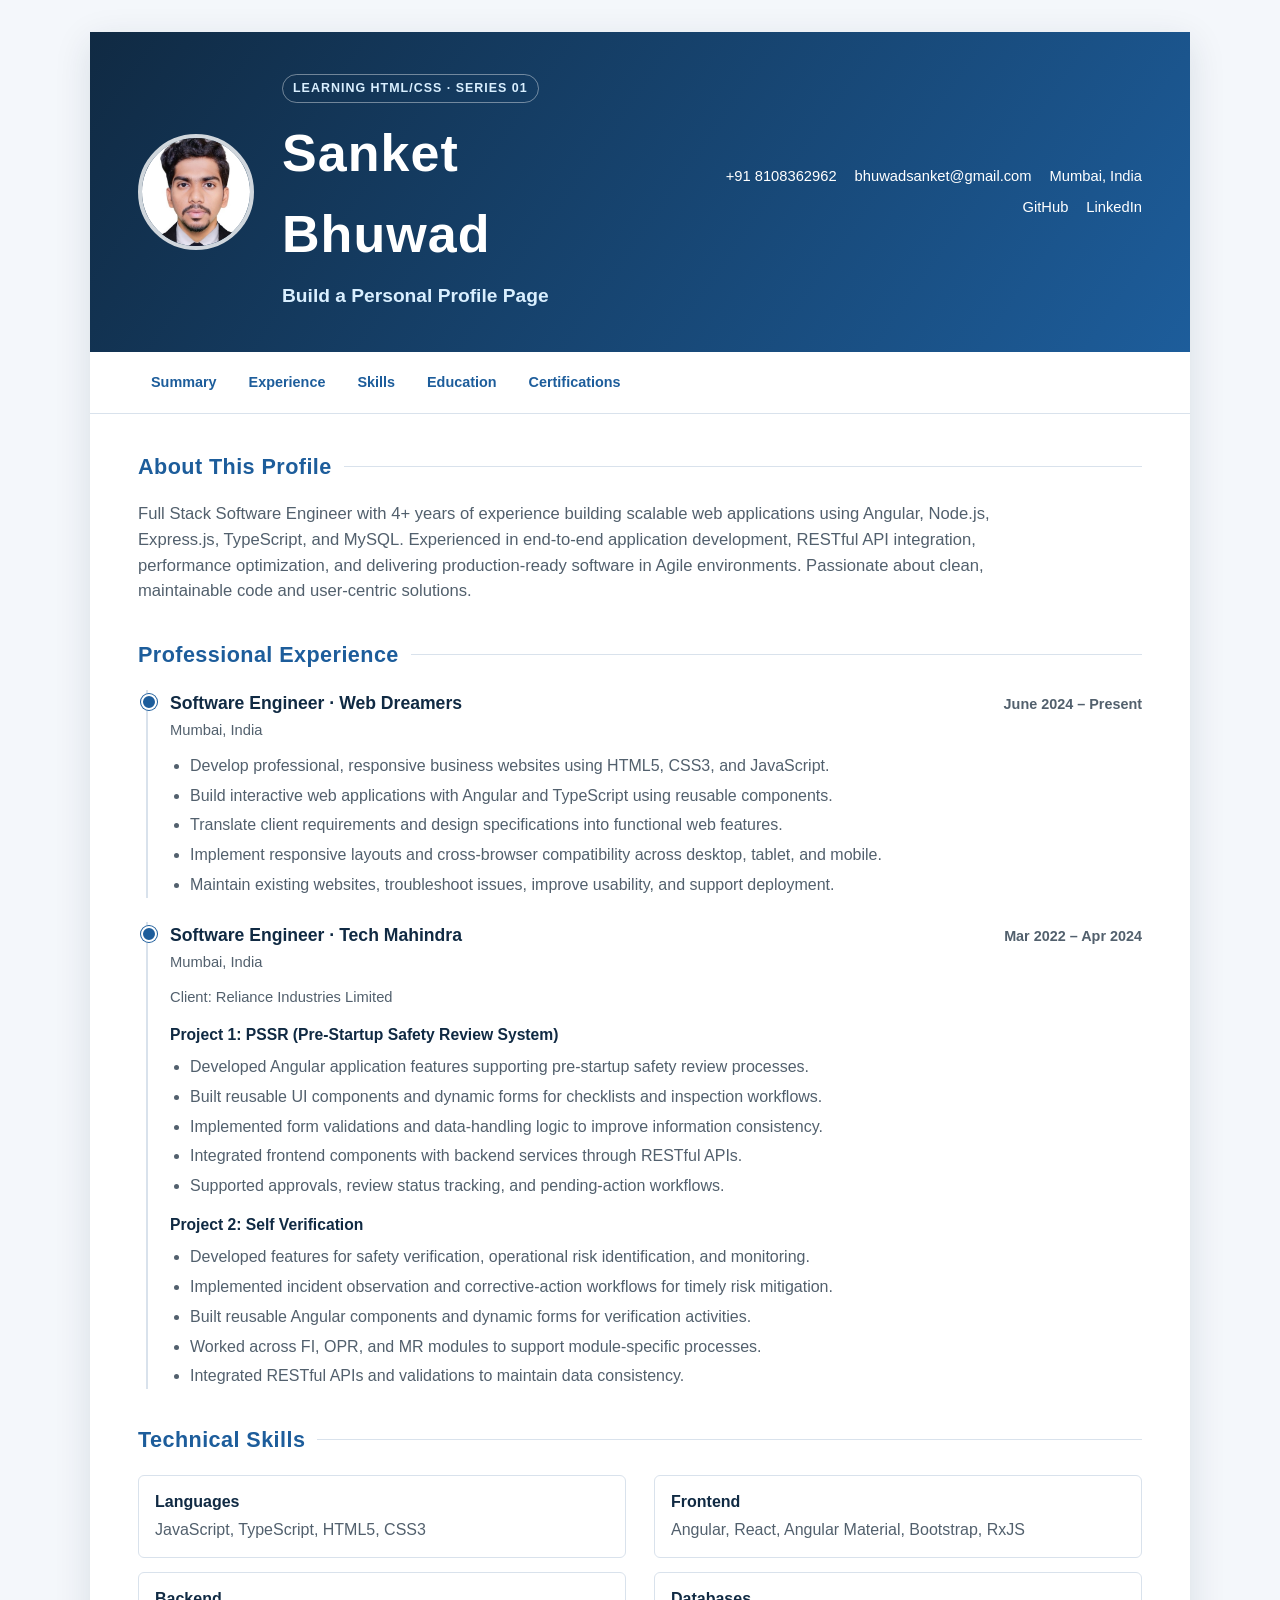
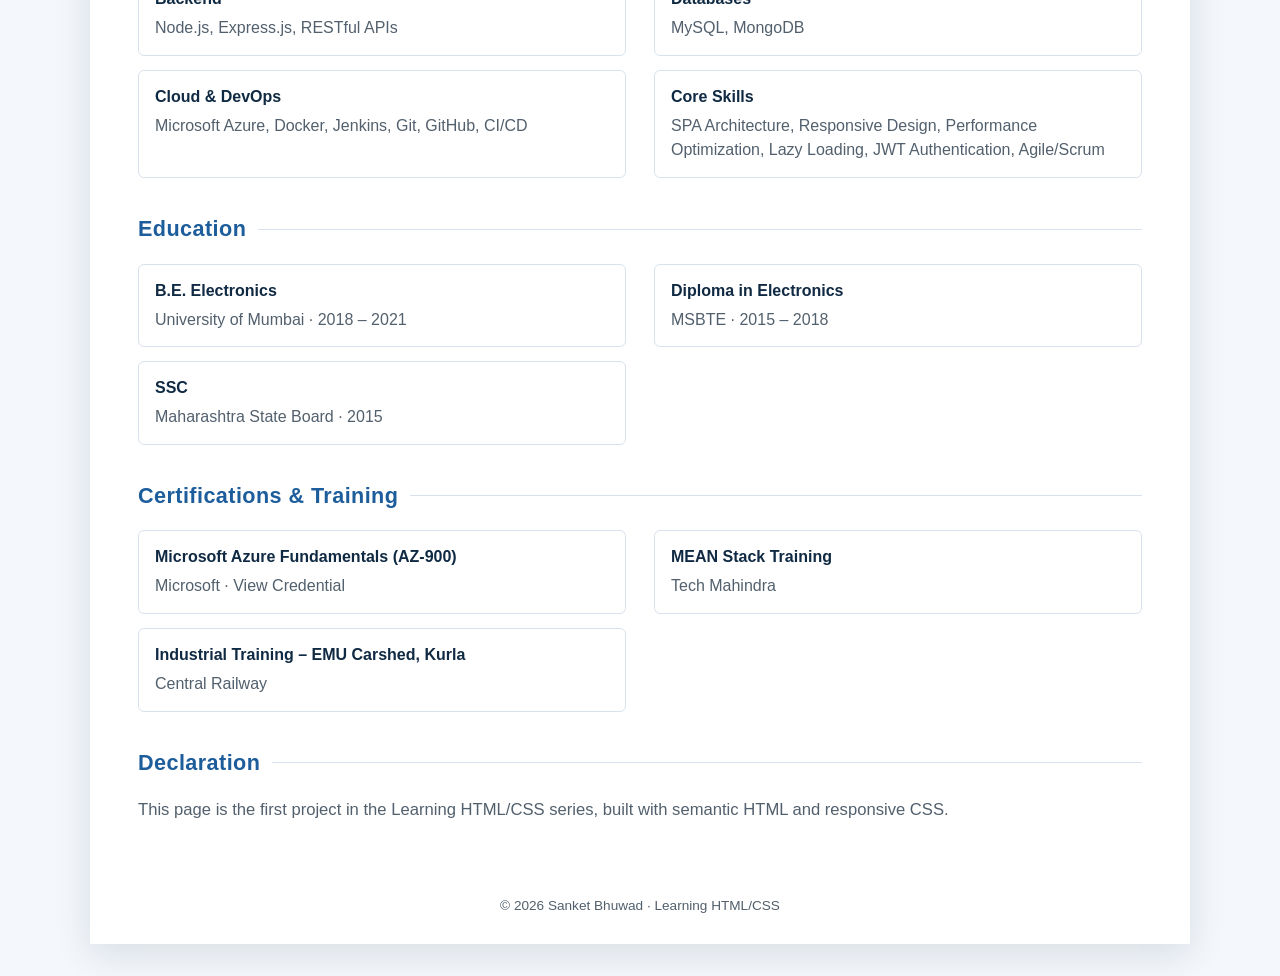
<file: 01-foundations/day-01-profile-page/index.html>
<!doctype html>
<html lang="en">
  <head>
    <meta charset="UTF-8" />
    <meta name="viewport" content="width=device-width, initial-scale=1.0" />
    <meta
      name="description"
      content="Learning HTML/CSS: build a personal profile page with semantic HTML and responsive CSS."
    />
    <title>Build a Personal Profile Page | Learning HTML/CSS</title>
    <style>
      :root {
        --navy: #102a43;
        --blue: #1d5d9b;
        --muted: #52606d;
        --line: #d9e2ec;
        --soft-blue: #eef6ff;
        --page: #f4f7fb;
        --white: #ffffff;
      }

      * {
        box-sizing: border-box;
      }

      html {
        scroll-behavior: smooth;
      }

      body {
        margin: 0;
        background: var(--page);
        color: var(--navy);
        font-family: Arial, Helvetica, sans-serif;
        line-height: 1.55;
      }

      a {
        color: var(--blue);
        text-decoration: none;
      }

      a:hover,
      a:focus-visible {
        text-decoration: underline;
      }

      .resume {
        width: min(1100px, calc(100% - 32px));
        margin: 32px auto;
        background: var(--white);
        box-shadow: 0 10px 35px rgba(16, 42, 67, 0.12);
      }

      .hero {
        display: flex;
        align-items: center;
        justify-content: space-between;
        gap: 28px;
        padding: 42px 48px;
        color: var(--white);
        background: linear-gradient(125deg, #102a43, #1d5d9b);
      }

      .lesson-label {
        display: inline-block;
        margin-bottom: 10px;
        padding: 4px 10px;
        border: 1px solid rgba(255, 255, 255, 0.4);
        border-radius: 999px;
        color: #d9efff;
        font-size: 0.78rem;
        font-weight: 700;
        letter-spacing: 0.08em;
        text-transform: uppercase;
      }

      .profile-photo {
        width: 116px;
        height: 116px;
        flex: 0 0 auto;
        border: 4px solid rgba(255, 255, 255, 0.8);
        border-radius: 50%;
        object-fit: cover;
      }

      .hero h1 {
        margin: 0 0 6px;
        font-size: clamp(2rem, 5vw, 3.25rem);
        letter-spacing: 0.02em;
      }

      .hero .role {
        margin: 0;
        color: #d9efff;
        font-size: 1.2rem;
        font-weight: 600;
      }

      .contact {
        display: flex;
        flex-wrap: wrap;
        justify-content: flex-end;
        gap: 8px 18px;
        max-width: 470px;
        font-size: 0.92rem;
      }

      .contact a {
        color: var(--white);
      }

      .contact span {
        white-space: nowrap;
      }

      nav {
        display: flex;
        flex-wrap: wrap;
        gap: 6px;
        padding: 12px 48px;
        border-bottom: 1px solid var(--line);
        background: var(--white);
      }

      nav a {
        padding: 7px 13px;
        border-radius: 4px;
        font-size: 0.9rem;
        font-weight: 700;
      }

      nav a:hover,
      nav a:focus-visible {
        background: var(--soft-blue);
        text-decoration: none;
      }

      main {
        padding: 36px 48px 20px;
      }

      section {
        margin-bottom: 34px;
        scroll-margin-top: 20px;
      }

      h2 {
        display: flex;
        align-items: center;
        gap: 12px;
        margin: 0 0 18px;
        color: var(--blue);
        font-size: 1.35rem;
        letter-spacing: 0.02em;
      }

      h2::after {
        height: 1px;
        flex: 1;
        background: var(--line);
        content: "";
      }

      p {
        margin: 0 0 12px;
      }

      .summary {
        max-width: 900px;
        color: var(--muted);
        font-size: 1.04rem;
      }

      .job {
        position: relative;
        margin: 0 0 24px 8px;
        padding: 0 0 0 22px;
        border-left: 2px solid var(--line);
      }

      .job::before {
        position: absolute;
        top: 4px;
        left: -7px;
        width: 12px;
        height: 12px;
        border: 2px solid var(--white);
        border-radius: 50%;
        background: var(--blue);
        box-shadow: 0 0 0 1px var(--blue);
        content: "";
      }

      .job:last-child {
        margin-bottom: 0;
      }

      .job-header {
        display: flex;
        align-items: baseline;
        justify-content: space-between;
        gap: 16px;
        margin-bottom: 2px;
      }

      .job h3,
      .project h4 {
        margin: 0;
      }

      .job h3 {
        font-size: 1.1rem;
      }

      .date {
        color: var(--muted);
        font-size: 0.9rem;
        font-weight: 700;
        white-space: nowrap;
      }

      .location,
      .client {
        color: var(--muted);
        font-size: 0.92rem;
      }

      .project {
        margin-top: 14px;
      }

      .project h4 {
        color: var(--navy);
        font-size: 0.98rem;
      }

      ul {
        margin: 8px 0 0;
        padding-left: 20px;
      }

      li {
        margin: 5px 0;
        color: var(--muted);
      }

      .skill-grid,
      .details-grid {
        display: grid;
        grid-template-columns: repeat(2, minmax(0, 1fr));
        gap: 14px 28px;
      }

      .skill-group,
      .detail {
        padding: 14px 16px;
        border: 1px solid var(--line);
        border-radius: 6px;
      }

      .skill-group strong,
      .detail strong {
        display: block;
        margin-bottom: 4px;
        color: var(--navy);
      }

      .skill-group span,
      .detail span {
        color: var(--muted);
      }

      footer {
        padding: 18px 48px 28px;
        color: var(--muted);
        font-size: 0.85rem;
        text-align: center;
      }

      @media (max-width: 700px) {
        .resume {
          width: 100%;
          margin: 0;
        }

        .hero,
        main {
          padding-right: 22px;
          padding-left: 22px;
        }

        .hero {
          align-items: flex-start;
          flex-direction: column;
          padding-top: 30px;
          padding-bottom: 30px;
        }

        .contact {
          justify-content: flex-start;
        }

        nav {
          padding-right: 22px;
          padding-left: 22px;
        }

        .skill-grid,
        .details-grid {
          grid-template-columns: 1fr;
        }

        .job-header {
          align-items: flex-start;
          flex-direction: column;
          gap: 0;
        }

        footer {
          padding-right: 22px;
          padding-left: 22px;
        }
      }

      @media print {
        body {
          background: var(--white);
        }

        .resume {
          width: 100%;
          margin: 0;
          box-shadow: none;
        }

        nav {
          display: none;
        }

        .hero {
          padding: 25px 0;
          color: var(--navy);
          background: none;
        }

        .hero .role,
        .contact a {
          color: var(--muted);
        }

        main {
          padding: 24px 0 0;
        }
      }
    </style>
  </head>
  <body>
    <div class="resume">
      <header class="hero">
        <img class="profile-photo" src="../../assets/profile.jpg" alt="Portrait of Sanket Bhuwad" />
        <div>
          <span class="lesson-label">Learning HTML/CSS · Series 01</span>
          <h1>Sanket Bhuwad</h1>
          <p class="role">Build a Personal Profile Page</p>
        </div>
        <div class="contact" aria-label="Contact information">
          <span>+91 8108362962</span>
          <span><a href="mailto:bhuwadsanket@gmail.com">bhuwadsanket@gmail.com</a></span>
          <span>Mumbai, India</span>
          <span>GitHub</span>
          <span>LinkedIn</span>
        </div>
      </header>

      <nav aria-label="Resume sections">
        <a href="#summary">Summary</a>
        <a href="#experience">Experience</a>
        <a href="#skills">Skills</a>
        <a href="#education">Education</a>
        <a href="#certifications">Certifications</a>
      </nav>

      <main>
        <section id="summary">
          <h2>About This Profile</h2>
          <p class="summary">
            Full Stack Software Engineer with 4+ years of experience building scalable web
            applications using Angular, Node.js, Express.js, TypeScript, and MySQL.
            Experienced in end-to-end application development, RESTful API integration,
            performance optimization, and delivering production-ready software in Agile
            environments. Passionate about clean, maintainable code and user-centric solutions.
          </p>
        </section>

        <section id="experience">
          <h2>Professional Experience</h2>
          <article class="job">
            <div class="job-header">
              <h3>Software Engineer · Web Dreamers</h3>
              <span class="date">June 2024 – Present</span>
            </div>
            <p class="location">Mumbai, India</p>
            <ul>
              <li>Develop professional, responsive business websites using HTML5, CSS3, and JavaScript.</li>
              <li>Build interactive web applications with Angular and TypeScript using reusable components.</li>
              <li>Translate client requirements and design specifications into functional web features.</li>
              <li>Implement responsive layouts and cross-browser compatibility across desktop, tablet, and mobile.</li>
              <li>Maintain existing websites, troubleshoot issues, improve usability, and support deployment.</li>
            </ul>
          </article>

          <article class="job">
            <div class="job-header">
              <h3>Software Engineer · Tech Mahindra</h3>
              <span class="date">Mar 2022 – Apr 2024</span>
            </div>
            <p class="location">Mumbai, India</p>
            <p class="client">Client: Reliance Industries Limited</p>

            <div class="project">
              <h4>Project 1: PSSR (Pre-Startup Safety Review System)</h4>
              <ul>
                <li>Developed Angular application features supporting pre-startup safety review processes.</li>
                <li>Built reusable UI components and dynamic forms for checklists and inspection workflows.</li>
                <li>Implemented form validations and data-handling logic to improve information consistency.</li>
                <li>Integrated frontend components with backend services through RESTful APIs.</li>
                <li>Supported approvals, review status tracking, and pending-action workflows.</li>
              </ul>
            </div>

            <div class="project">
              <h4>Project 2: Self Verification</h4>
              <ul>
                <li>Developed features for safety verification, operational risk identification, and monitoring.</li>
                <li>Implemented incident observation and corrective-action workflows for timely risk mitigation.</li>
                <li>Built reusable Angular components and dynamic forms for verification activities.</li>
                <li>Worked across FI, OPR, and MR modules to support module-specific processes.</li>
                <li>Integrated RESTful APIs and validations to maintain data consistency.</li>
              </ul>
            </div>
          </article>
        </section>

        <section id="skills">
          <h2>Technical Skills</h2>
          <div class="skill-grid">
            <div class="skill-group"><strong>Languages</strong><span>JavaScript, TypeScript, HTML5, CSS3</span></div>
            <div class="skill-group"><strong>Frontend</strong><span>Angular, React, Angular Material, Bootstrap, RxJS</span></div>
            <div class="skill-group"><strong>Backend</strong><span>Node.js, Express.js, RESTful APIs</span></div>
            <div class="skill-group"><strong>Databases</strong><span>MySQL, MongoDB</span></div>
            <div class="skill-group"><strong>Cloud &amp; DevOps</strong><span>Microsoft Azure, Docker, Jenkins, Git, GitHub, CI/CD</span></div>
            <div class="skill-group"><strong>Core Skills</strong><span>SPA Architecture, Responsive Design, Performance Optimization, Lazy Loading, JWT Authentication, Agile/Scrum</span></div>
          </div>
        </section>

        <section id="education">
          <h2>Education</h2>
          <div class="details-grid">
            <div class="detail"><strong>B.E. Electronics</strong><span>University of Mumbai · 2018 – 2021</span></div>
            <div class="detail"><strong>Diploma in Electronics</strong><span>MSBTE · 2015 – 2018</span></div>
            <div class="detail"><strong>SSC</strong><span>Maharashtra State Board · 2015</span></div>
          </div>
        </section>

        <section id="certifications">
          <h2>Certifications &amp; Training</h2>
          <div class="details-grid">
            <div class="detail"><strong>Microsoft Azure Fundamentals (AZ-900)</strong><span>Microsoft · View Credential</span></div>
            <div class="detail"><strong>MEAN Stack Training</strong><span>Tech Mahindra</span></div>
            <div class="detail"><strong>Industrial Training – EMU Carshed, Kurla</strong><span>Central Railway</span></div>
          </div>
        </section>

        <section>
          <h2>Declaration</h2>
          <p class="summary">This page is the first project in the Learning HTML/CSS series, built with semantic HTML and responsive CSS.</p>
        </section>
      </main>

      <footer>&copy; 2026 Sanket Bhuwad &middot; Learning HTML/CSS</footer>
    </div>
  </body>
</html>
</file>
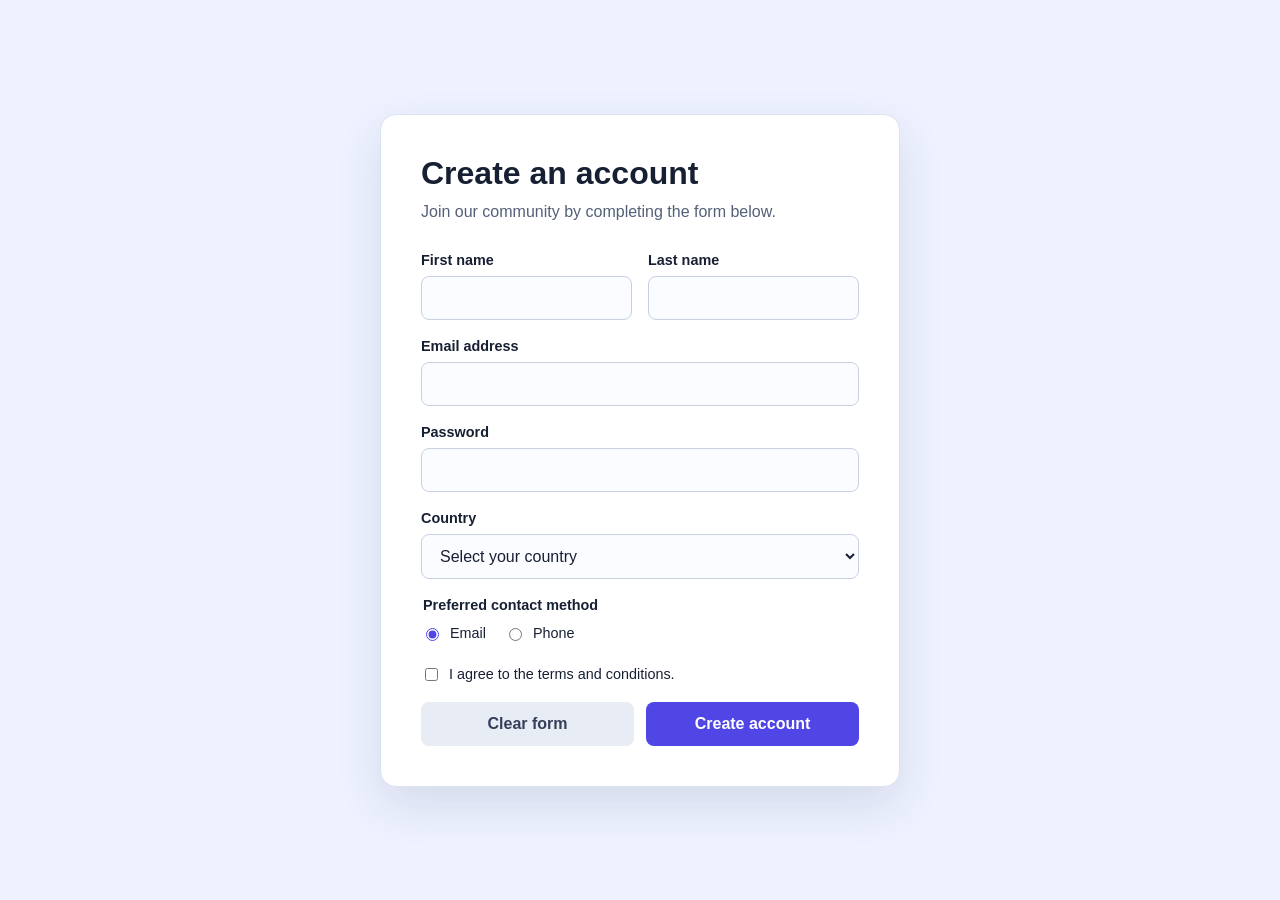
<file: 01-foundations/day-02-registration-form/index.html>
<!DOCTYPE html>
<html lang="en">
<head>
  <meta charset="UTF-8">
  <meta name="viewport" content="width=device-width, initial-scale=1.0">
  <title>Create an Account</title>
  <style>
    :root {
      font-family: Arial, sans-serif;
      color: #172033;
      background: #eef2ff;
    }

    * {
      box-sizing: border-box;
    }

    body {
      display: grid;
      min-height: 100vh;
      margin: 0;
      padding: 24px;
      place-items: center;
    }

    .form-card {
      width: min(100%, 520px);
      padding: 40px;
      background: #ffffff;
      border: 1px solid #dbe2f0;
      border-radius: 16px;
      box-shadow: 0 18px 45px rgba(37, 52, 94, 0.12);
    }

    h1 {
      margin: 0 0 8px;
      font-size: 2rem;
    }

    .intro {
      margin: 0 0 28px;
      color: #536078;
      line-height: 1.5;
    }

    .form-row {
      display: grid;
      grid-template-columns: 1fr 1fr;
      gap: 16px;
    }

    .field {
      display: flex;
      flex-direction: column;
      gap: 8px;
      margin-bottom: 18px;
    }

    label,
    legend {
      font-size: 0.9rem;
      font-weight: 700;
    }

    input,
    select {
      width: 100%;
      padding: 12px 14px;
      color: inherit;
      font: inherit;
      background: #fbfcff;
      border: 1px solid #c8d1e2;
      border-radius: 8px;
    }

    input:focus,
    select:focus {
      border-color: #4f46e5;
      outline: 3px solid rgba(79, 70, 229, 0.18);
    }

    fieldset {
      margin: 2px 0 24px;
      padding: 0;
      border: 0;
    }

    .options {
      display: flex;
      flex-wrap: wrap;
      gap: 18px;
      margin-top: 12px;
    }

    .option,
    .terms {
      display: flex;
      align-items: center;
      gap: 8px;
      font-weight: 400;
    }

    .option input,
    .terms input {
      width: auto;
      accent-color: #4f46e5;
    }

    .actions {
      display: flex;
      gap: 12px;
    }

    button {
      flex: 1;
      padding: 13px 18px;
      font: inherit;
      font-weight: 700;
      border: 0;
      border-radius: 8px;
      cursor: pointer;
    }

    .submit-button {
      color: #ffffff;
      background: #4f46e5;
    }

    .submit-button:hover {
      background: #4338ca;
    }

    .reset-button {
      color: #34405a;
      background: #e8ecf5;
    }

    .reset-button:hover {
      background: #dce2ee;
    }

    @media (max-width: 520px) {
      .form-card {
        padding: 28px 22px;
      }

      .form-row {
        grid-template-columns: 1fr;
        gap: 0;
      }

      .actions {
        flex-direction: column-reverse;
      }
    }
  </style>
</head>
<body>
  <main class="form-card">
    <h1>Create an account</h1>
    <p class="intro">Join our community by completing the form below.</p>

    <form action="#" method="post">
      <div class="form-row">
        <div class="field">
          <label for="first-name">First name</label>
          <input type="text" id="first-name" name="first_name" autocomplete="given-name" required>
        </div>

        <div class="field">
          <label for="last-name">Last name</label>
          <input type="text" id="last-name" name="last_name" autocomplete="family-name" required>
        </div>
      </div>

      <div class="field">
        <label for="email">Email address</label>
        <input type="email" id="email" name="email" autocomplete="email" required>
      </div>

      <div class="field">
        <label for="password">Password</label>
        <input type="password" id="password" name="password" minlength="8" autocomplete="new-password" required>
      </div>

      <div class="field">
        <label for="country">Country</label>
        <select id="country" name="country" required>
          <option value="">Select your country</option>
          <option value="india">India</option>
          <option value="united-kingdom">United Kingdom</option>
          <option value="united-states">United States</option>
          <option value="other">Other</option>
        </select>
      </div>

      <fieldset>
        <legend>Preferred contact method</legend>
        <div class="options">
          <label class="option">
            <input type="radio" name="contact_method" value="email" checked>
            Email
          </label>
          <label class="option">
            <input type="radio" name="contact_method" value="phone">
            Phone
          </label>
        </div>
      </fieldset>

      <div class="field">
        <label class="terms">
          <input type="checkbox" name="terms" required>
          I agree to the terms and conditions.
        </label>
      </div>

      <div class="actions">
        <button class="reset-button" type="reset">Clear form</button>
        <button class="submit-button" type="submit">Create account</button>
      </div>
    </form>
  </main>
</body>
</html>
</file>
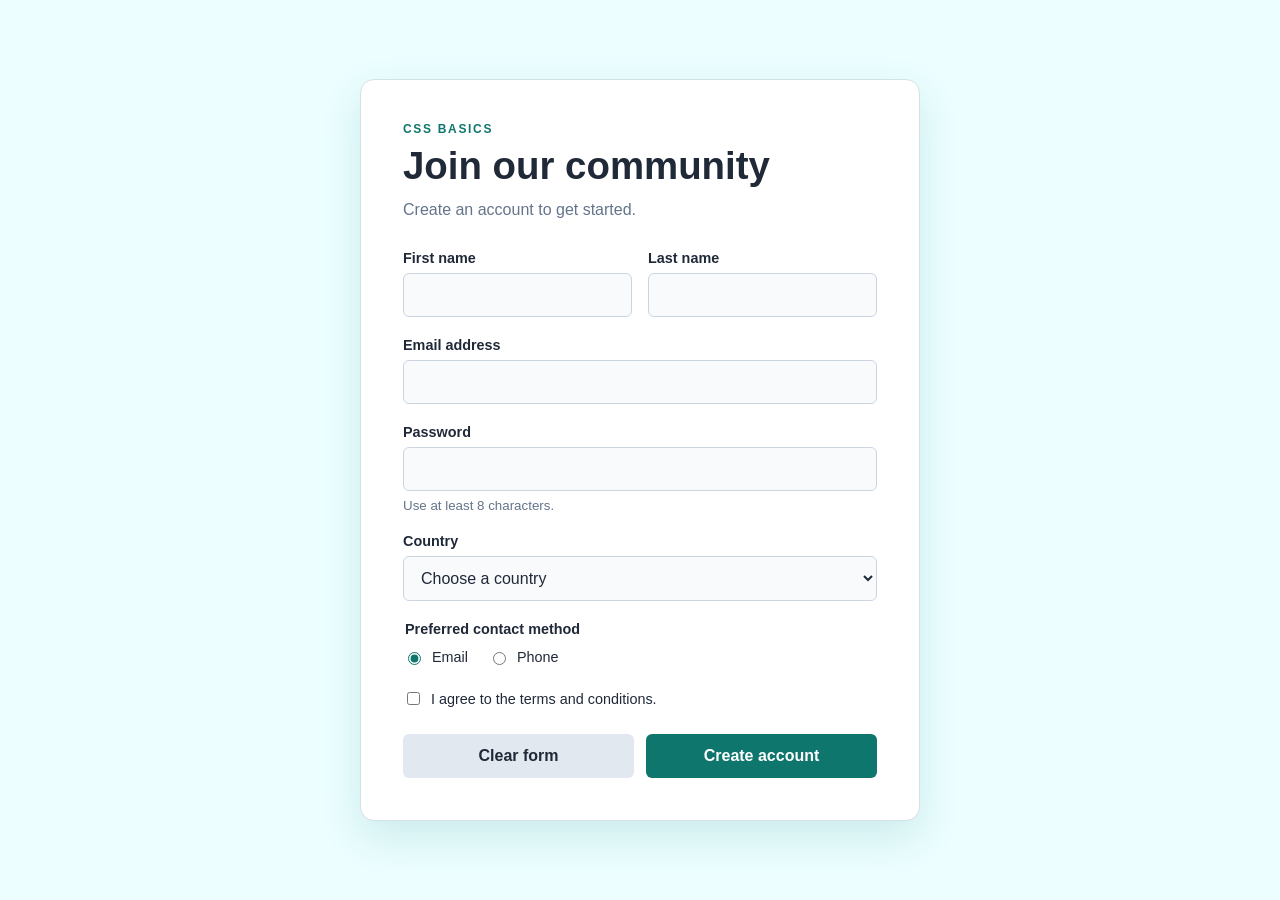
<file: 01-foundations/day-03-css-registration-form/index.html>
<!DOCTYPE html>
<html lang="en">
<head>
  <meta charset="UTF-8">
  <meta name="viewport" content="width=device-width, initial-scale=1.0">
  <title>Registration Form | CSS Basics</title>
  <link rel="stylesheet" href="styles.css">
</head>
<body>
  <main class="form-card">
    <p class="eyebrow">CSS basics</p>
    <h1>Join our community</h1>
    <p class="intro">Create an account to get started.</p>

    <form action="#" method="post">
      <div class="form-row">
        <div class="field">
          <label for="first-name">First name</label>
          <input type="text" id="first-name" name="first_name" autocomplete="given-name" required>
        </div>
        <div class="field">
          <label for="last-name">Last name</label>
          <input type="text" id="last-name" name="last_name" autocomplete="family-name" required>
        </div>
      </div>

      <div class="field">
        <label for="email">Email address</label>
        <input type="email" id="email" name="email" autocomplete="email" required>
      </div>

      <div class="field">
        <label for="password">Password</label>
        <input type="password" id="password" name="password" minlength="8" autocomplete="new-password" required>
        <small>Use at least 8 characters.</small>
      </div>

      <div class="field">
        <label for="country">Country</label>
        <select id="country" name="country" required>
          <option value="">Choose a country</option>
          <option value="india">India</option>
          <option value="united-kingdom">United Kingdom</option>
          <option value="united-states">United States</option>
          <option value="other">Other</option>
        </select>
      </div>

      <fieldset>
        <legend>Preferred contact method</legend>
        <div class="options">
          <label><input type="radio" name="contact_method" value="email" checked> Email</label>
          <label><input type="radio" name="contact_method" value="phone"> Phone</label>
        </div>
      </fieldset>

      <label class="terms">
        <input type="checkbox" name="terms" required>
        I agree to the terms and conditions.
      </label>

      <div class="actions">
        <button class="button button-secondary" type="reset">Clear form</button>
        <button class="button button-primary" type="submit">Create account</button>
      </div>
    </form>
  </main>
</body>
</html>
</file>
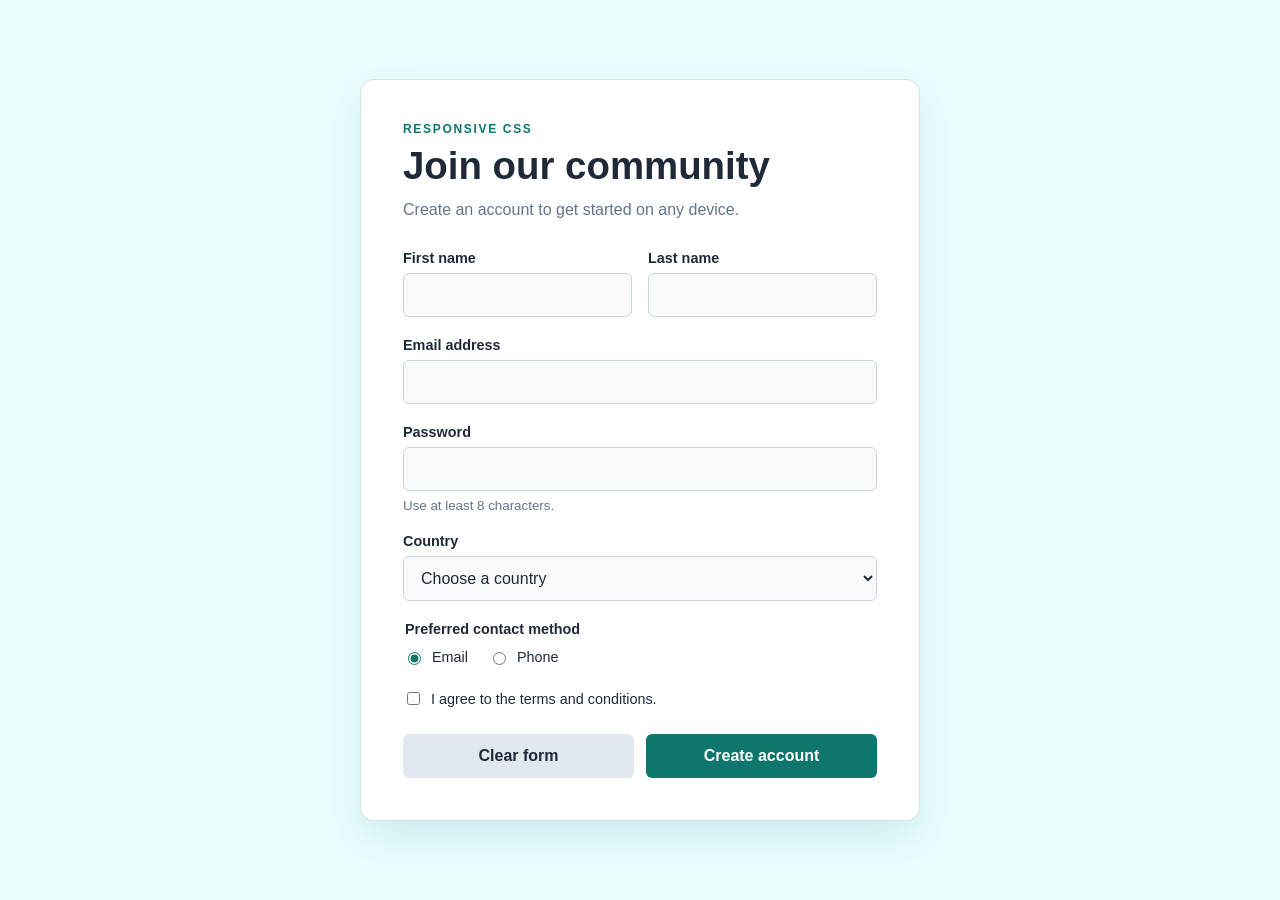
<file: 01-foundations/day-04-responsive-registration-form/index.html>
<!DOCTYPE html>
<html lang="en">
<head>
  <meta charset="UTF-8">
  <meta name="viewport" content="width=device-width, initial-scale=1.0">
  <title>Registration Form | Responsive CSS</title>
  <link rel="stylesheet" href="styles.css">
</head>
<body>
  <main class="form-card">
    <p class="eyebrow">Responsive CSS</p>
    <h1>Join our community</h1>
    <p class="intro">Create an account to get started on any device.</p>

    <form action="#" method="post">
      <div class="form-row">
        <div class="field">
          <label for="first-name">First name</label>
          <input type="text" id="first-name" name="first_name" autocomplete="given-name" required>
        </div>
        <div class="field">
          <label for="last-name">Last name</label>
          <input type="text" id="last-name" name="last_name" autocomplete="family-name" required>
        </div>
      </div>

      <div class="field">
        <label for="email">Email address</label>
        <input type="email" id="email" name="email" autocomplete="email" required>
      </div>

      <div class="field">
        <label for="password">Password</label>
        <input type="password" id="password" name="password" minlength="8" autocomplete="new-password" required>
        <small>Use at least 8 characters.</small>
      </div>

      <div class="field">
        <label for="country">Country</label>
        <select id="country" name="country" required>
          <option value="">Choose a country</option>
          <option value="india">India</option>
          <option value="united-kingdom">United Kingdom</option>
          <option value="united-states">United States</option>
          <option value="other">Other</option>
        </select>
      </div>

      <fieldset>
        <legend>Preferred contact method</legend>
        <div class="options">
          <label><input type="radio" name="contact_method" value="email" checked> Email</label>
          <label><input type="radio" name="contact_method" value="phone"> Phone</label>
        </div>
      </fieldset>

      <label class="terms">
        <input type="checkbox" name="terms" required>
        I agree to the terms and conditions.
      </label>

      <div class="actions">
        <button class="button button-secondary" type="reset">Clear form</button>
        <button class="button button-primary" type="submit">Create account</button>
      </div>
    </form>
  </main>
</body>
</html>
</file>
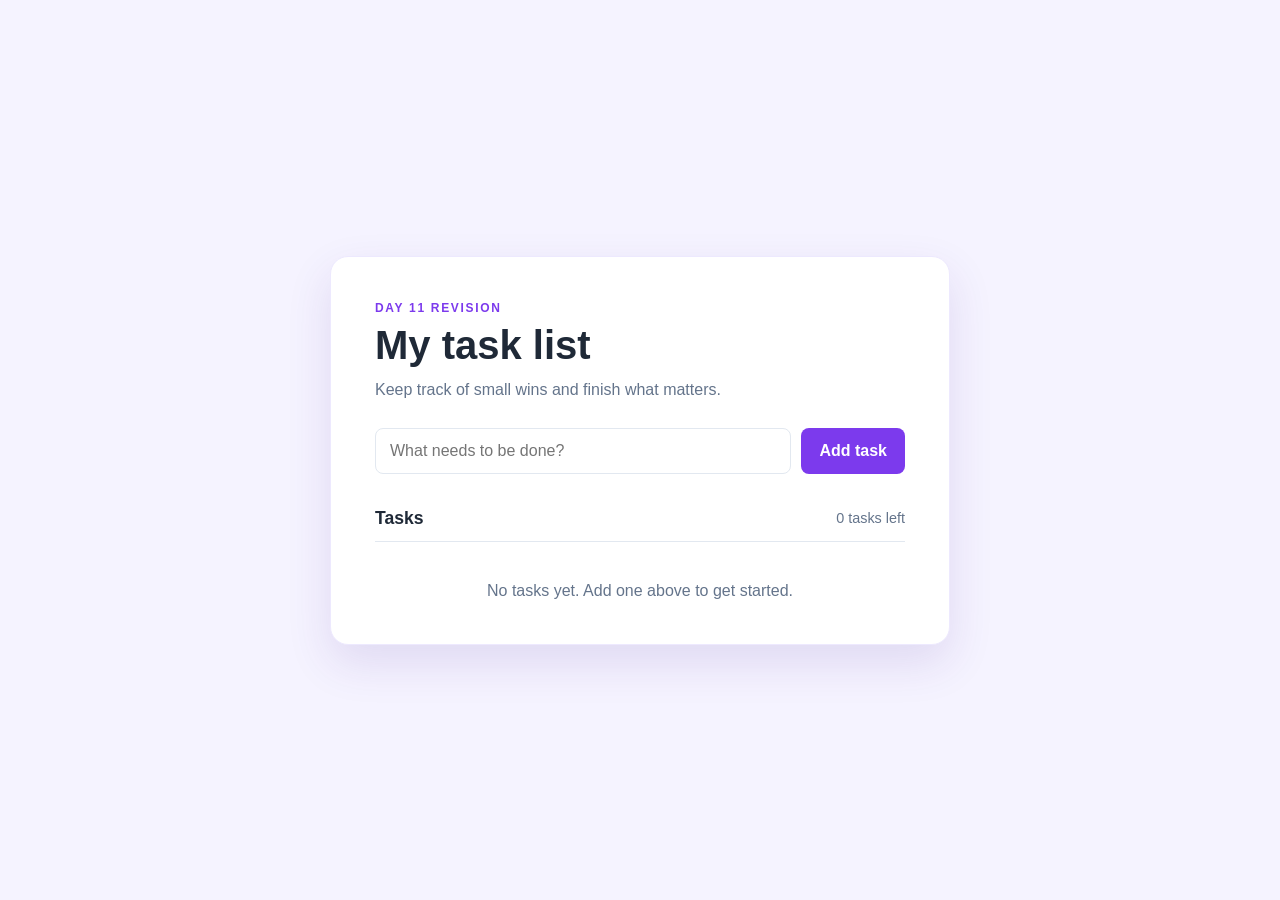
<file: 02-javascript/day-11-task-list/index.html>
<!DOCTYPE html>
<html lang="en">
<head>
  <meta charset="UTF-8">
  <meta name="viewport" content="width=device-width, initial-scale=1.0">
  <title>Task List | Day 11</title>
  <link rel="stylesheet" href="styles.css">
</head>
<body>
  <main class="task-card">
    <p class="eyebrow">Day 11 revision</p>
    <h1>My task list</h1>
    <p class="intro">Keep track of small wins and finish what matters.</p>

    <form class="task-form" id="task-form">
      <label class="sr-only" for="task-input">New task</label>
      <input id="task-input" name="task" type="text" placeholder="What needs to be done?" maxlength="120" required>
      <button class="button button-primary" type="submit">Add task</button>
    </form>

    <div class="list-heading">
      <h2>Tasks</h2>
      <span class="task-count" id="task-count">0 tasks</span>
    </div>

    <ul class="task-list" id="task-list" aria-live="polite"></ul>
    <p class="empty-state" id="empty-state">No tasks yet. Add one above to get started.</p>
  </main>

  <script src="script.js"></script>
</body>
</html>
</file>
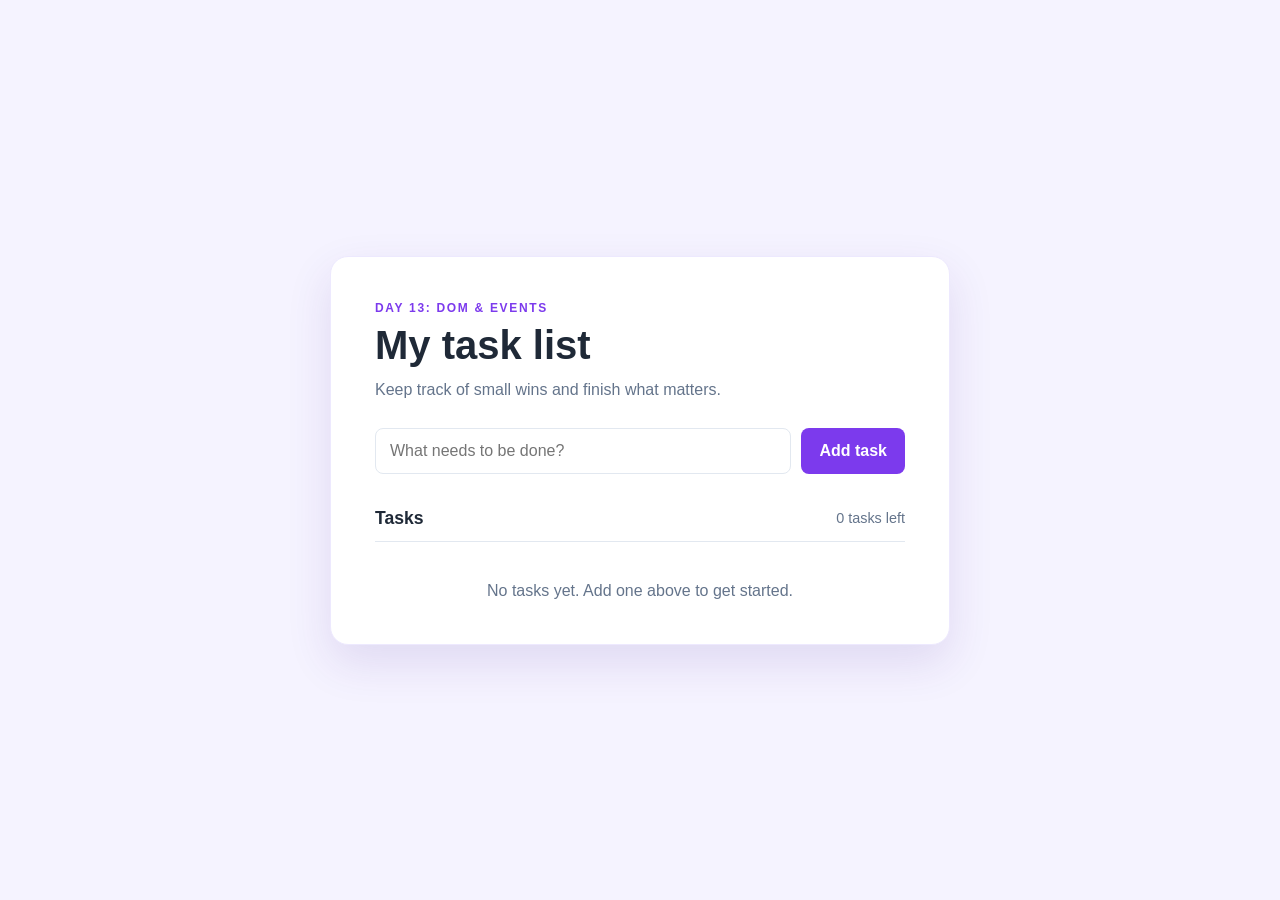
<file: 02-javascript/day-13-dom-events/index.html>
<!DOCTYPE html>
<html lang="en">
<head>
  <meta charset="UTF-8">
  <meta name="viewport" content="width=device-width, initial-scale=1.0">
  <title>Task List | Day 13</title>
  <link rel="stylesheet" href="styles.css">
</head>
<body>
  <main class="task-card">
    <p class="eyebrow">Day 13: DOM &amp; events</p>
    <h1>My task list</h1>
    <p class="intro">Keep track of small wins and finish what matters.</p>

    <form class="task-form" id="task-form">
      <label class="sr-only" for="task-input">New task</label>
      <input id="task-input" name="task" type="text" placeholder="What needs to be done?" maxlength="120" required>
      <button class="button button-primary" type="submit">Add task</button>
    </form>

    <div class="list-heading">
      <h2>Tasks</h2>
      <span class="task-count" id="task-count">0 tasks</span>
    </div>

    <ul class="task-list" id="task-list" aria-live="polite"></ul>
    <p class="empty-state" id="empty-state">No tasks yet. Add one above to get started.</p>
  </main>

  <script src="script.js"></script>
</body>
</html>
</file>
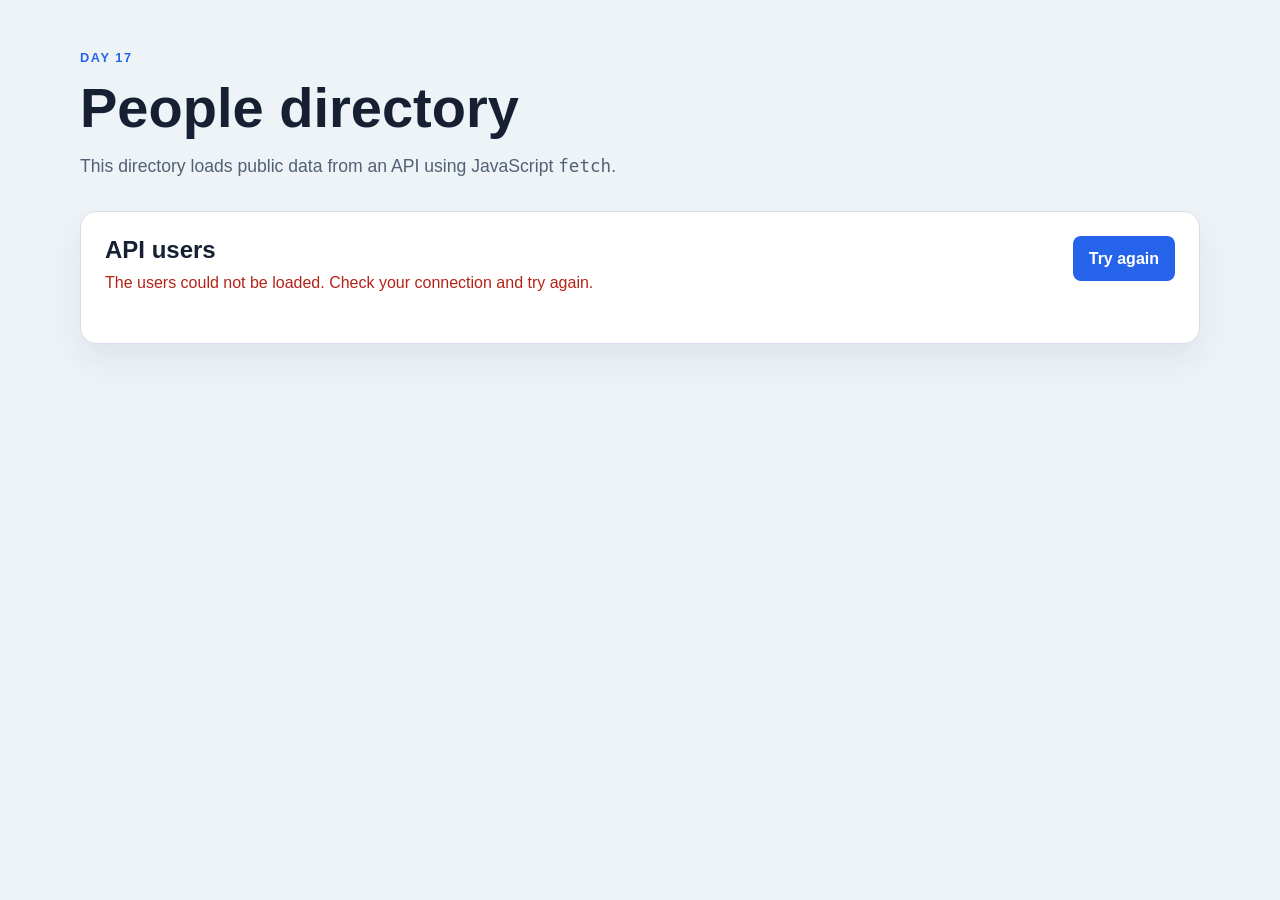
<file: 02-javascript/day-17-apis-fetch/index.html>
<!DOCTYPE html>
<html lang="en">
  <head>
    <meta charset="UTF-8" />
    <meta name="viewport" content="width=device-width, initial-scale=1.0" />
    <title>Day 17 - APIs and fetch</title>
    <link rel="stylesheet" href="styles.css" />
  </head>
  <body>
    <main class="container">
      <header class="page-header">
        <p class="eyebrow">Day 17</p>
        <h1>People directory</h1>
        <p class="intro">
          This directory loads public data from an API using JavaScript
          <code>fetch</code>.
        </p>
      </header>

      <section class="directory" aria-labelledby="directory-title">
        <div class="section-heading">
          <div>
            <h2 id="directory-title">API users</h2>
            <p id="status" role="status" aria-live="polite">Loading users...</p>
          </div>
          <button id="retry-button" class="retry-button" type="button" hidden>
            Try again
          </button>
        </div>

        <div id="user-list" class="user-list"></div>
      </section>
    </main>

    <script src="script.js"></script>
  </body>
</html>
</file>
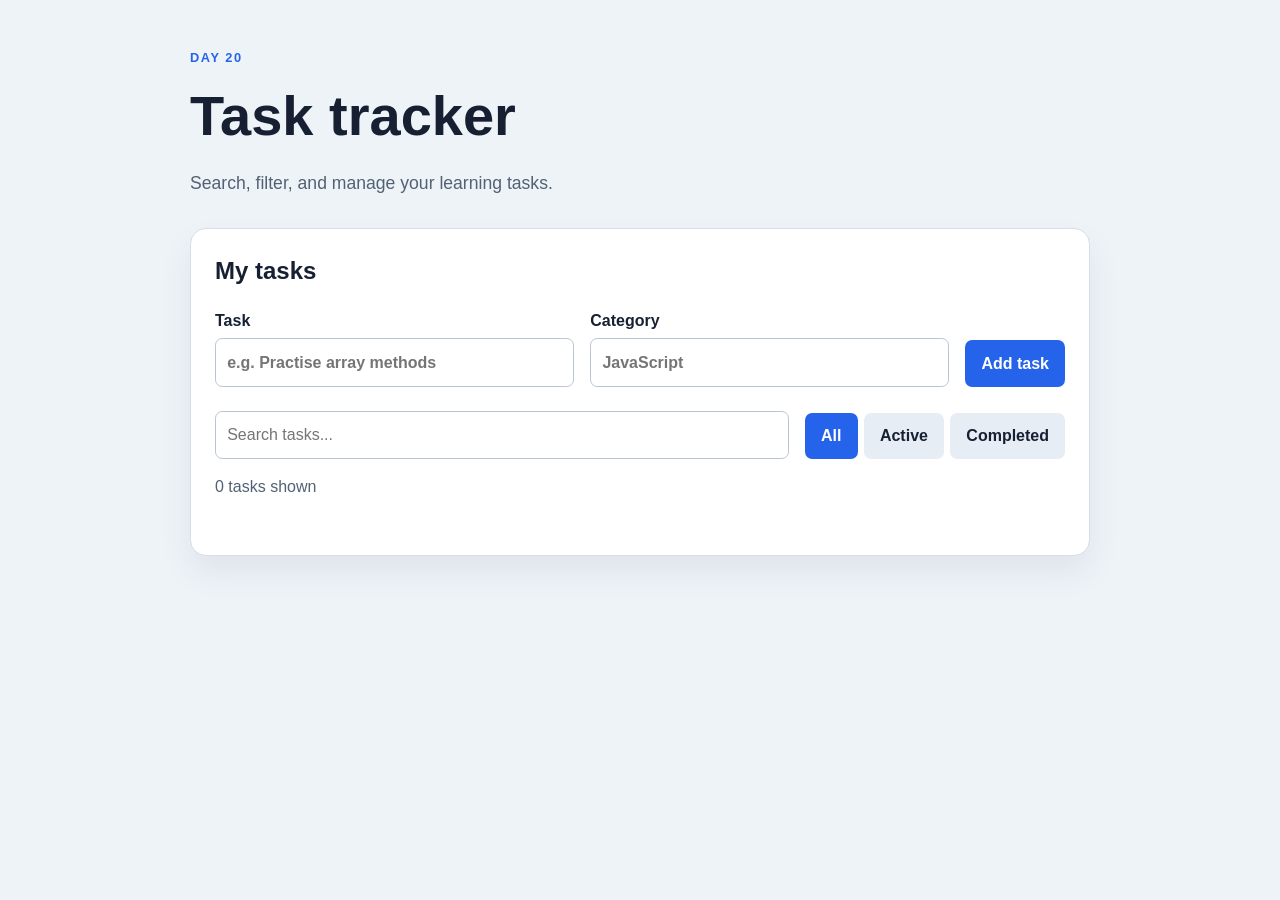
<file: 02-javascript/day-20-revision-test/index.html>
<!DOCTYPE html>
<html lang="en">
  <head>
    <meta charset="UTF-8" />
    <meta name="viewport" content="width=device-width, initial-scale=1.0" />
    <title>Day 20 - Task tracker</title>
    <link rel="stylesheet" href="styles.css" />
  </head>
  <body>
    <main class="container">
      <header class="page-header">
        <p class="eyebrow">Day 20</p>
        <h1>Task tracker</h1>
        <p class="intro">Search, filter, and manage your learning tasks.</p>
      </header>

      <section class="tracker" aria-labelledby="tracker-title">
        <h2 id="tracker-title">My tasks</h2>
        <form id="task-form" class="task-form">
          <label>
            Task
            <input id="task-title" name="title" type="text" required maxlength="80"
              placeholder="e.g. Practise array methods" />
          </label>
          <label>
            Category
            <input id="task-category" name="category" type="text" required maxlength="30"
              placeholder="JavaScript" />
          </label>
          <button type="submit">Add task</button>
        </form>

        <div class="controls">
          <label class="search">
            <span class="sr-only">Search tasks</span>
            <input id="search-input" type="search" placeholder="Search tasks..." />
          </label>
          <div class="filters" role="group" aria-label="Task filters">
            <button type="button" class="filter active" data-filter="all">All</button>
            <button type="button" class="filter" data-filter="active">Active</button>
            <button type="button" class="filter" data-filter="completed">Completed</button>
          </div>
        </div>

        <p id="task-status" class="status" role="status" aria-live="polite"></p>
        <ul id="task-list" class="task-list"></ul>
      </section>
    </main>
    <script src="script.js"></script>
  </body>
</html>
</file>
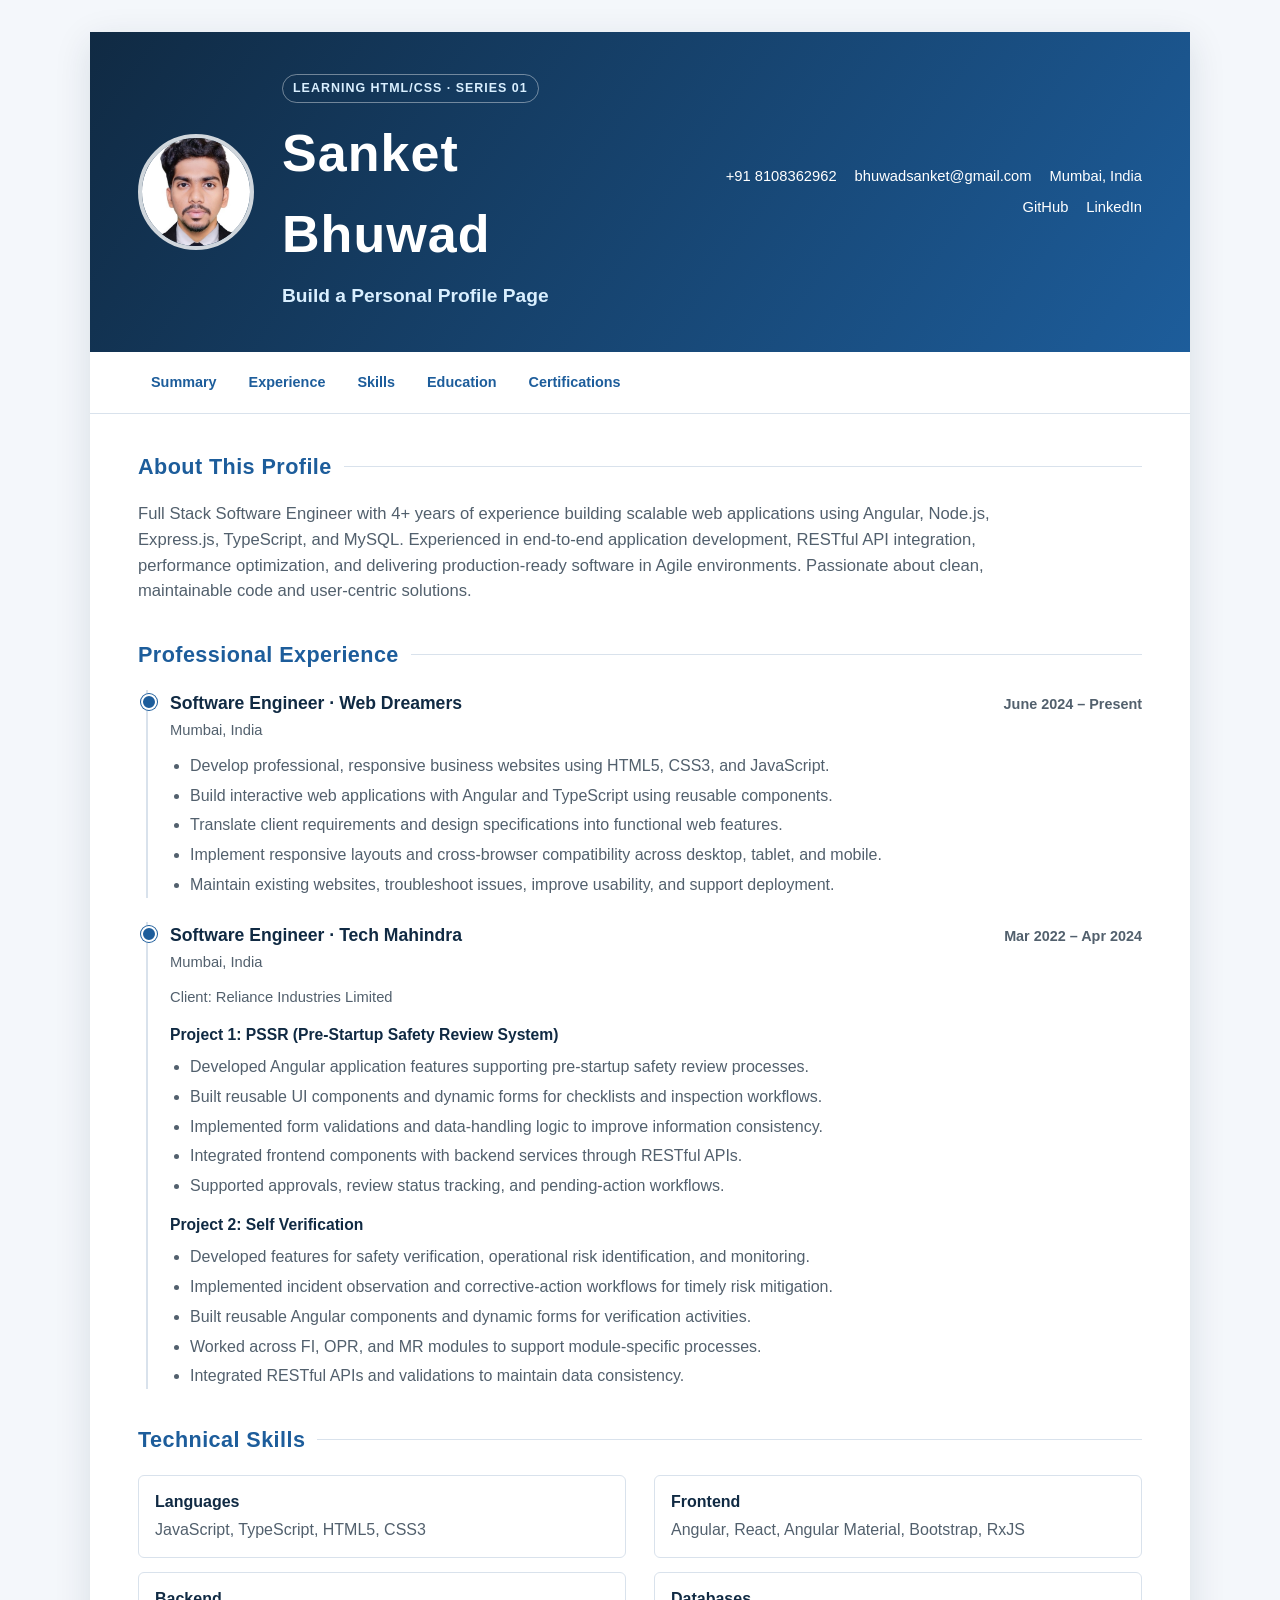
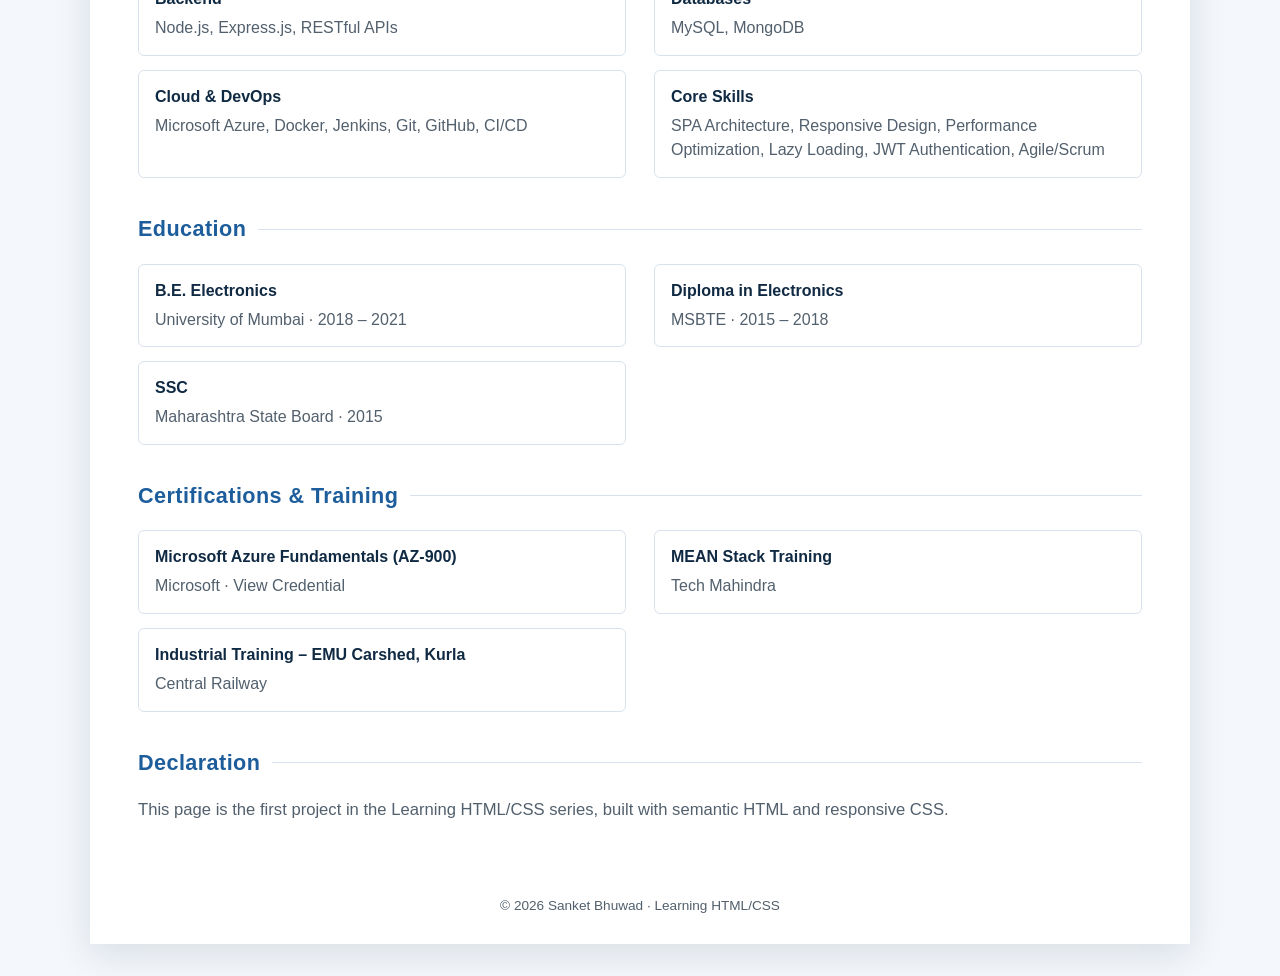
<file: day_1.html>
<!doctype html>
<html lang="en">
  <head>
    <meta charset="UTF-8" />
    <meta name="viewport" content="width=device-width, initial-scale=1.0" />
    <meta
      name="description"
      content="Learning HTML/CSS: build a personal profile page with semantic HTML and responsive CSS."
    />
    <title>Build a Personal Profile Page | Learning HTML/CSS</title>
    <style>
      :root {
        --navy: #102a43;
        --blue: #1d5d9b;
        --muted: #52606d;
        --line: #d9e2ec;
        --soft-blue: #eef6ff;
        --page: #f4f7fb;
        --white: #ffffff;
      }

      * {
        box-sizing: border-box;
      }

      html {
        scroll-behavior: smooth;
      }

      body {
        margin: 0;
        background: var(--page);
        color: var(--navy);
        font-family: Arial, Helvetica, sans-serif;
        line-height: 1.55;
      }

      a {
        color: var(--blue);
        text-decoration: none;
      }

      a:hover,
      a:focus-visible {
        text-decoration: underline;
      }

      .resume {
        width: min(1100px, calc(100% - 32px));
        margin: 32px auto;
        background: var(--white);
        box-shadow: 0 10px 35px rgba(16, 42, 67, 0.12);
      }

      .hero {
        display: flex;
        align-items: center;
        justify-content: space-between;
        gap: 28px;
        padding: 42px 48px;
        color: var(--white);
        background: linear-gradient(125deg, #102a43, #1d5d9b);
      }

      .lesson-label {
        display: inline-block;
        margin-bottom: 10px;
        padding: 4px 10px;
        border: 1px solid rgba(255, 255, 255, 0.4);
        border-radius: 999px;
        color: #d9efff;
        font-size: 0.78rem;
        font-weight: 700;
        letter-spacing: 0.08em;
        text-transform: uppercase;
      }

      .profile-photo {
        width: 116px;
        height: 116px;
        flex: 0 0 auto;
        border: 4px solid rgba(255, 255, 255, 0.8);
        border-radius: 50%;
        object-fit: cover;
      }

      .hero h1 {
        margin: 0 0 6px;
        font-size: clamp(2rem, 5vw, 3.25rem);
        letter-spacing: 0.02em;
      }

      .hero .role {
        margin: 0;
        color: #d9efff;
        font-size: 1.2rem;
        font-weight: 600;
      }

      .contact {
        display: flex;
        flex-wrap: wrap;
        justify-content: flex-end;
        gap: 8px 18px;
        max-width: 470px;
        font-size: 0.92rem;
      }

      .contact a {
        color: var(--white);
      }

      .contact span {
        white-space: nowrap;
      }

      nav {
        display: flex;
        flex-wrap: wrap;
        gap: 6px;
        padding: 12px 48px;
        border-bottom: 1px solid var(--line);
        background: var(--white);
      }

      nav a {
        padding: 7px 13px;
        border-radius: 4px;
        font-size: 0.9rem;
        font-weight: 700;
      }

      nav a:hover,
      nav a:focus-visible {
        background: var(--soft-blue);
        text-decoration: none;
      }

      main {
        padding: 36px 48px 20px;
      }

      section {
        margin-bottom: 34px;
        scroll-margin-top: 20px;
      }

      h2 {
        display: flex;
        align-items: center;
        gap: 12px;
        margin: 0 0 18px;
        color: var(--blue);
        font-size: 1.35rem;
        letter-spacing: 0.02em;
      }

      h2::after {
        height: 1px;
        flex: 1;
        background: var(--line);
        content: "";
      }

      p {
        margin: 0 0 12px;
      }

      .summary {
        max-width: 900px;
        color: var(--muted);
        font-size: 1.04rem;
      }

      .job {
        position: relative;
        margin: 0 0 24px 8px;
        padding: 0 0 0 22px;
        border-left: 2px solid var(--line);
      }

      .job::before {
        position: absolute;
        top: 4px;
        left: -7px;
        width: 12px;
        height: 12px;
        border: 2px solid var(--white);
        border-radius: 50%;
        background: var(--blue);
        box-shadow: 0 0 0 1px var(--blue);
        content: "";
      }

      .job:last-child {
        margin-bottom: 0;
      }

      .job-header {
        display: flex;
        align-items: baseline;
        justify-content: space-between;
        gap: 16px;
        margin-bottom: 2px;
      }

      .job h3,
      .project h4 {
        margin: 0;
      }

      .job h3 {
        font-size: 1.1rem;
      }

      .date {
        color: var(--muted);
        font-size: 0.9rem;
        font-weight: 700;
        white-space: nowrap;
      }

      .location,
      .client {
        color: var(--muted);
        font-size: 0.92rem;
      }

      .project {
        margin-top: 14px;
      }

      .project h4 {
        color: var(--navy);
        font-size: 0.98rem;
      }

      ul {
        margin: 8px 0 0;
        padding-left: 20px;
      }

      li {
        margin: 5px 0;
        color: var(--muted);
      }

      .skill-grid,
      .details-grid {
        display: grid;
        grid-template-columns: repeat(2, minmax(0, 1fr));
        gap: 14px 28px;
      }

      .skill-group,
      .detail {
        padding: 14px 16px;
        border: 1px solid var(--line);
        border-radius: 6px;
      }

      .skill-group strong,
      .detail strong {
        display: block;
        margin-bottom: 4px;
        color: var(--navy);
      }

      .skill-group span,
      .detail span {
        color: var(--muted);
      }

      footer {
        padding: 18px 48px 28px;
        color: var(--muted);
        font-size: 0.85rem;
        text-align: center;
      }

      @media (max-width: 700px) {
        .resume {
          width: 100%;
          margin: 0;
        }

        .hero,
        main {
          padding-right: 22px;
          padding-left: 22px;
        }

        .hero {
          align-items: flex-start;
          flex-direction: column;
          padding-top: 30px;
          padding-bottom: 30px;
        }

        .contact {
          justify-content: flex-start;
        }

        nav {
          padding-right: 22px;
          padding-left: 22px;
        }

        .skill-grid,
        .details-grid {
          grid-template-columns: 1fr;
        }

        .job-header {
          align-items: flex-start;
          flex-direction: column;
          gap: 0;
        }

        footer {
          padding-right: 22px;
          padding-left: 22px;
        }
      }

      @media print {
        body {
          background: var(--white);
        }

        .resume {
          width: 100%;
          margin: 0;
          box-shadow: none;
        }

        nav {
          display: none;
        }

        .hero {
          padding: 25px 0;
          color: var(--navy);
          background: none;
        }

        .hero .role,
        .contact a {
          color: var(--muted);
        }

        main {
          padding: 24px 0 0;
        }
      }
    </style>
  </head>
  <body>
    <div class="resume">
      <header class="hero">
        <img class="profile-photo" src="Sanket.jpg" alt="Portrait of Sanket Bhuwad" />
        <div>
          <span class="lesson-label">Learning HTML/CSS · Series 01</span>
          <h1>Sanket Bhuwad</h1>
          <p class="role">Build a Personal Profile Page</p>
        </div>
        <div class="contact" aria-label="Contact information">
          <span>+91 8108362962</span>
          <span><a href="mailto:bhuwadsanket@gmail.com">bhuwadsanket@gmail.com</a></span>
          <span>Mumbai, India</span>
          <span>GitHub</span>
          <span>LinkedIn</span>
        </div>
      </header>

      <nav aria-label="Resume sections">
        <a href="#summary">Summary</a>
        <a href="#experience">Experience</a>
        <a href="#skills">Skills</a>
        <a href="#education">Education</a>
        <a href="#certifications">Certifications</a>
      </nav>

      <main>
        <section id="summary">
          <h2>About This Profile</h2>
          <p class="summary">
            Full Stack Software Engineer with 4+ years of experience building scalable web
            applications using Angular, Node.js, Express.js, TypeScript, and MySQL.
            Experienced in end-to-end application development, RESTful API integration,
            performance optimization, and delivering production-ready software in Agile
            environments. Passionate about clean, maintainable code and user-centric solutions.
          </p>
        </section>

        <section id="experience">
          <h2>Professional Experience</h2>
          <article class="job">
            <div class="job-header">
              <h3>Software Engineer · Web Dreamers</h3>
              <span class="date">June 2024 – Present</span>
            </div>
            <p class="location">Mumbai, India</p>
            <ul>
              <li>Develop professional, responsive business websites using HTML5, CSS3, and JavaScript.</li>
              <li>Build interactive web applications with Angular and TypeScript using reusable components.</li>
              <li>Translate client requirements and design specifications into functional web features.</li>
              <li>Implement responsive layouts and cross-browser compatibility across desktop, tablet, and mobile.</li>
              <li>Maintain existing websites, troubleshoot issues, improve usability, and support deployment.</li>
            </ul>
          </article>

          <article class="job">
            <div class="job-header">
              <h3>Software Engineer · Tech Mahindra</h3>
              <span class="date">Mar 2022 – Apr 2024</span>
            </div>
            <p class="location">Mumbai, India</p>
            <p class="client">Client: Reliance Industries Limited</p>

            <div class="project">
              <h4>Project 1: PSSR (Pre-Startup Safety Review System)</h4>
              <ul>
                <li>Developed Angular application features supporting pre-startup safety review processes.</li>
                <li>Built reusable UI components and dynamic forms for checklists and inspection workflows.</li>
                <li>Implemented form validations and data-handling logic to improve information consistency.</li>
                <li>Integrated frontend components with backend services through RESTful APIs.</li>
                <li>Supported approvals, review status tracking, and pending-action workflows.</li>
              </ul>
            </div>

            <div class="project">
              <h4>Project 2: Self Verification</h4>
              <ul>
                <li>Developed features for safety verification, operational risk identification, and monitoring.</li>
                <li>Implemented incident observation and corrective-action workflows for timely risk mitigation.</li>
                <li>Built reusable Angular components and dynamic forms for verification activities.</li>
                <li>Worked across FI, OPR, and MR modules to support module-specific processes.</li>
                <li>Integrated RESTful APIs and validations to maintain data consistency.</li>
              </ul>
            </div>
          </article>
        </section>

        <section id="skills">
          <h2>Technical Skills</h2>
          <div class="skill-grid">
            <div class="skill-group"><strong>Languages</strong><span>JavaScript, TypeScript, HTML5, CSS3</span></div>
            <div class="skill-group"><strong>Frontend</strong><span>Angular, React, Angular Material, Bootstrap, RxJS</span></div>
            <div class="skill-group"><strong>Backend</strong><span>Node.js, Express.js, RESTful APIs</span></div>
            <div class="skill-group"><strong>Databases</strong><span>MySQL, MongoDB</span></div>
            <div class="skill-group"><strong>Cloud &amp; DevOps</strong><span>Microsoft Azure, Docker, Jenkins, Git, GitHub, CI/CD</span></div>
            <div class="skill-group"><strong>Core Skills</strong><span>SPA Architecture, Responsive Design, Performance Optimization, Lazy Loading, JWT Authentication, Agile/Scrum</span></div>
          </div>
        </section>

        <section id="education">
          <h2>Education</h2>
          <div class="details-grid">
            <div class="detail"><strong>B.E. Electronics</strong><span>University of Mumbai · 2018 – 2021</span></div>
            <div class="detail"><strong>Diploma in Electronics</strong><span>MSBTE · 2015 – 2018</span></div>
            <div class="detail"><strong>SSC</strong><span>Maharashtra State Board · 2015</span></div>
          </div>
        </section>

        <section id="certifications">
          <h2>Certifications &amp; Training</h2>
          <div class="details-grid">
            <div class="detail"><strong>Microsoft Azure Fundamentals (AZ-900)</strong><span>Microsoft · View Credential</span></div>
            <div class="detail"><strong>MEAN Stack Training</strong><span>Tech Mahindra</span></div>
            <div class="detail"><strong>Industrial Training – EMU Carshed, Kurla</strong><span>Central Railway</span></div>
          </div>
        </section>

        <section>
          <h2>Declaration</h2>
          <p class="summary">This page is the first project in the Learning HTML/CSS series, built with semantic HTML and responsive CSS.</p>
        </section>
      </main>

      <footer>&copy; 2026 Sanket Bhuwad &middot; Learning HTML/CSS</footer>
    </div>
  </body>
</html>
</file>
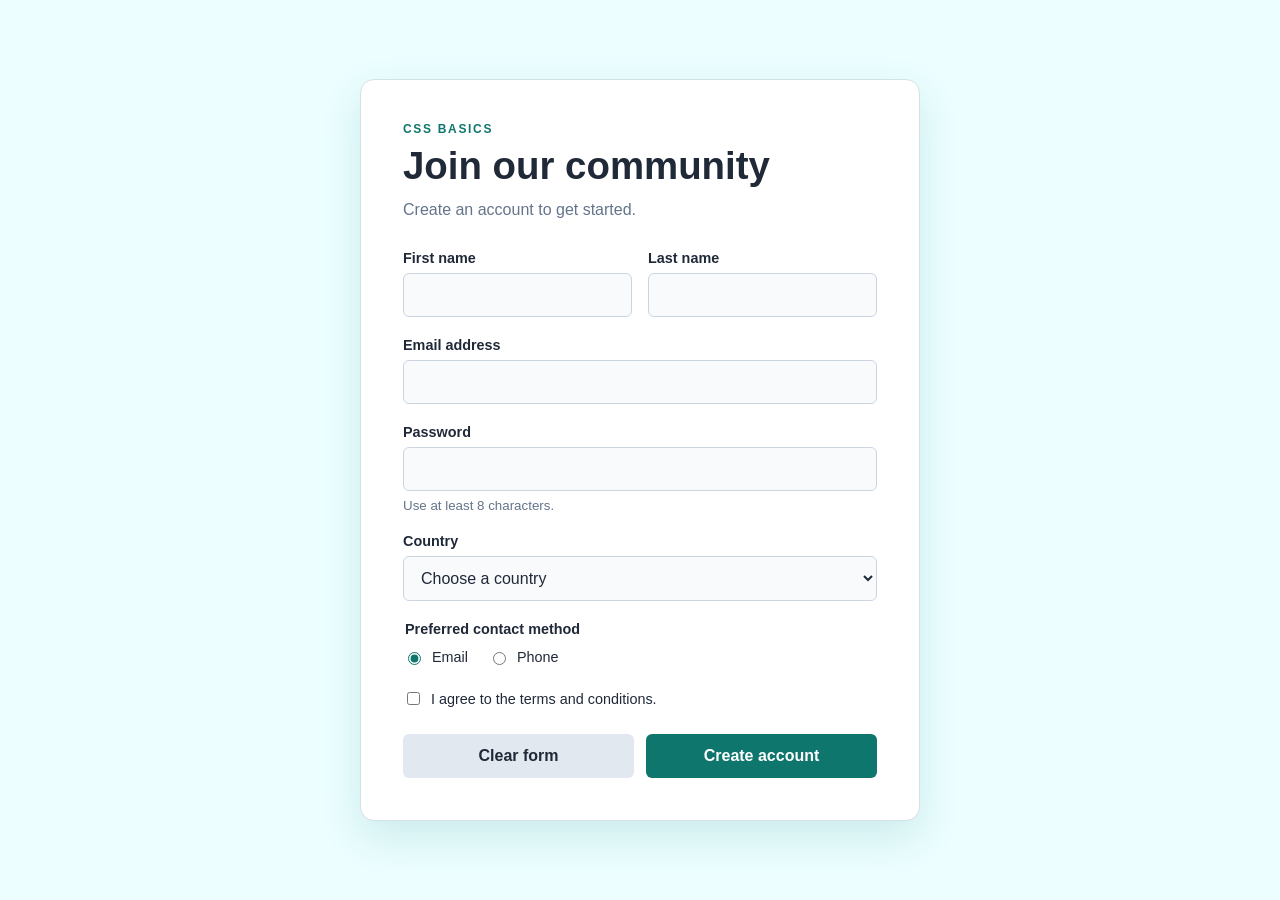
<file: day_3.html>
<!DOCTYPE html>
<html lang="en">
<head>
  <meta charset="UTF-8">
  <meta name="viewport" content="width=device-width, initial-scale=1.0">
  <title>Registration Form | CSS Basics</title>
  <link rel="stylesheet" href="day_3.css">
</head>
<body>
  <main class="form-card">
    <p class="eyebrow">CSS basics</p>
    <h1>Join our community</h1>
    <p class="intro">Create an account to get started.</p>

    <form action="#" method="post">
      <div class="form-row">
        <div class="field">
          <label for="first-name">First name</label>
          <input type="text" id="first-name" name="first_name" autocomplete="given-name" required>
        </div>
        <div class="field">
          <label for="last-name">Last name</label>
          <input type="text" id="last-name" name="last_name" autocomplete="family-name" required>
        </div>
      </div>

      <div class="field">
        <label for="email">Email address</label>
        <input type="email" id="email" name="email" autocomplete="email" required>
      </div>

      <div class="field">
        <label for="password">Password</label>
        <input type="password" id="password" name="password" minlength="8" autocomplete="new-password" required>
        <small>Use at least 8 characters.</small>
      </div>

      <div class="field">
        <label for="country">Country</label>
        <select id="country" name="country" required>
          <option value="">Choose a country</option>
          <option value="india">India</option>
          <option value="united-kingdom">United Kingdom</option>
          <option value="united-states">United States</option>
          <option value="other">Other</option>
        </select>
      </div>

      <fieldset>
        <legend>Preferred contact method</legend>
        <div class="options">
          <label><input type="radio" name="contact_method" value="email" checked> Email</label>
          <label><input type="radio" name="contact_method" value="phone"> Phone</label>
        </div>
      </fieldset>

      <label class="terms">
        <input type="checkbox" name="terms" required>
        I agree to the terms and conditions.
      </label>

      <div class="actions">
        <button class="button button-secondary" type="reset">Clear form</button>
        <button class="button button-primary" type="submit">Create account</button>
      </div>
    </form>
  </main>
</body>
</html>
</file>
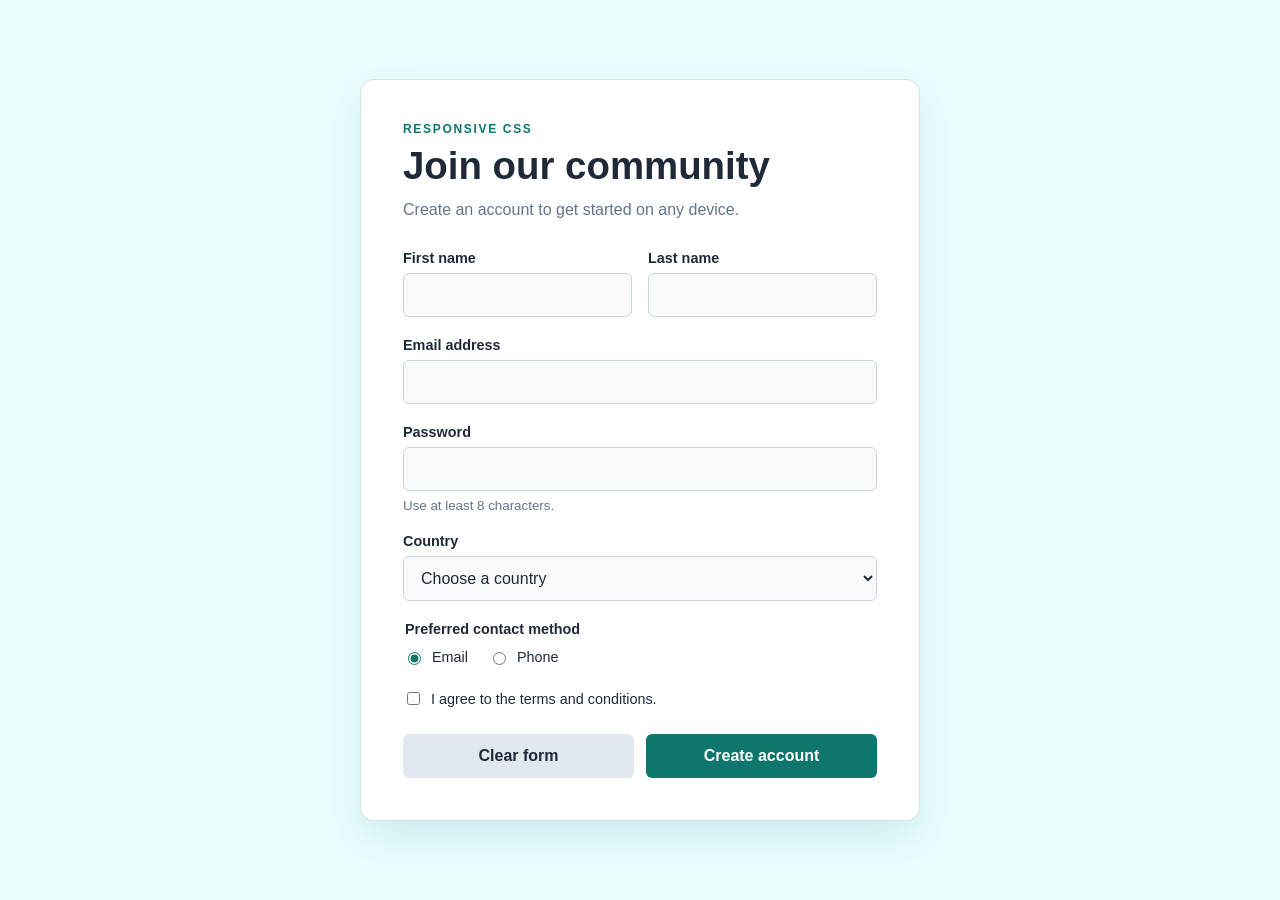
<file: day_4.html>
<!DOCTYPE html>
<html lang="en">
<head>
  <meta charset="UTF-8">
  <meta name="viewport" content="width=device-width, initial-scale=1.0">
  <title>Registration Form | Responsive CSS</title>
  <link rel="stylesheet" href="day_4.css">
</head>
<body>
  <main class="form-card">
    <p class="eyebrow">Responsive CSS</p>
    <h1>Join our community</h1>
    <p class="intro">Create an account to get started on any device.</p>

    <form action="#" method="post">
      <div class="form-row">
        <div class="field">
          <label for="first-name">First name</label>
          <input type="text" id="first-name" name="first_name" autocomplete="given-name" required>
        </div>
        <div class="field">
          <label for="last-name">Last name</label>
          <input type="text" id="last-name" name="last_name" autocomplete="family-name" required>
        </div>
      </div>

      <div class="field">
        <label for="email">Email address</label>
        <input type="email" id="email" name="email" autocomplete="email" required>
      </div>

      <div class="field">
        <label for="password">Password</label>
        <input type="password" id="password" name="password" minlength="8" autocomplete="new-password" required>
        <small>Use at least 8 characters.</small>
      </div>

      <div class="field">
        <label for="country">Country</label>
        <select id="country" name="country" required>
          <option value="">Choose a country</option>
          <option value="india">India</option>
          <option value="united-kingdom">United Kingdom</option>
          <option value="united-states">United States</option>
          <option value="other">Other</option>
        </select>
      </div>

      <fieldset>
        <legend>Preferred contact method</legend>
        <div class="options">
          <label><input type="radio" name="contact_method" value="email" checked> Email</label>
          <label><input type="radio" name="contact_method" value="phone"> Phone</label>
        </div>
      </fieldset>

      <label class="terms">
        <input type="checkbox" name="terms" required>
        I agree to the terms and conditions.
      </label>

      <div class="actions">
        <button class="button button-secondary" type="reset">Clear form</button>
        <button class="button button-primary" type="submit">Create account</button>
      </div>
    </form>
  </main>
</body>
</html>
</file>
<file: 01-foundations/day-03-css-registration-form/styles.css>
/* Universal selector: predictable sizing makes the box model easier to use. */
* {
  box-sizing: border-box;
}

:root {
  --ink: #202938;
  --muted: #64748b;
  --brand: #0f766e;
  --brand-dark: #115e59;
  --surface: #ffffff;
  --line: #cbd5e1;
  font-family: "Segoe UI", Arial, sans-serif;
  color: var(--ink);
  background-color: #ecfeff;
}

body {
  display: grid;
  min-height: 100vh;
  margin: 0;
  padding: 32px 20px;
  place-items: center;
}

.form-card {
  width: min(100%, 560px);
  margin: 12px;
  padding: 42px;
  background-color: var(--surface);
  border: 1px solid #d5e1e8;
  border-radius: 14px;
  box-shadow: 0 16px 40px rgba(15, 118, 110, 0.14);
}

.eyebrow {
  margin: 0 0 8px;
  color: var(--brand);
  font-size: 0.75rem;
  font-weight: 800;
  letter-spacing: 0.14em;
  text-transform: uppercase;
}

h1 {
  margin: 0;
  font-size: clamp(1.8rem, 5vw, 2.4rem);
}

.intro {
  margin: 10px 0 28px;
  color: var(--muted);
  line-height: 1.5;
}

.form-row {
  display: flex;
  gap: 16px;
}

.form-row .field {
  flex: 1;
}

.field {
  display: flex;
  flex-direction: column;
  gap: 7px;
  margin-bottom: 20px;
}

label,
legend {
  font-size: 0.9rem;
  font-weight: 700;
}

input[type="text"],
input[type="email"],
input[type="password"],
select {
  width: 100%;
  padding: 12px 13px;
  color: var(--ink);
  font: inherit;
  background-color: #f8fafc;
  border: 1px solid var(--line);
  border-radius: 6px;
}

input:focus,
select:focus {
  border-color: var(--brand);
  outline: 3px solid rgba(15, 118, 110, 0.18);
}

small {
  color: var(--muted);
}

fieldset {
  margin: 4px 0 24px;
  padding: 0;
  border: 0;
}

.options {
  display: flex;
  gap: 20px;
  margin-top: 12px;
}

.options label,
.terms {
  display: flex;
  align-items: center;
  gap: 8px;
  font-weight: 400;
}

input[type="radio"],
input[type="checkbox"] {
  accent-color: var(--brand);
}

.terms {
  margin-bottom: 26px;
}

.actions {
  display: flex;
  gap: 12px;
}

.button {
  flex: 1;
  padding: 13px 18px;
  font: inherit;
  font-weight: 700;
  border: 0;
  border-radius: 6px;
  cursor: pointer;
}

.button-primary {
  color: #ffffff;
  background-color: var(--brand);
}

.button-primary:hover {
  background-color: var(--brand-dark);
}

.button-secondary {
  color: var(--ink);
  background-color: #e2e8f0;
}

.button-secondary:hover {
  background-color: #cbd5e1;
}

@media (max-width: 560px) {
  .form-card {
    margin: 0;
    padding: 28px 22px;
  }

  .form-row,
  .actions {
    flex-direction: column;
  }
}
</file>
<file: 01-foundations/day-04-responsive-registration-form/styles.css>
* {
  box-sizing: border-box;
}

:root {
  --ink: #202938;
  --muted: #64748b;
  --brand: #0f766e;
  --brand-dark: #115e59;
  --surface: #ffffff;
  --line: #cbd5e1;
  font-family: "Segoe UI", Arial, sans-serif;
  color: var(--ink);
  background-color: #ecfeff;
}

body {
  display: grid;
  min-height: 100vh;
  margin: 0;
  padding: 32px 20px;
  place-items: center;
}

.form-card {
  width: min(100%, 560px);
  padding: clamp(28px, 6vw, 42px);
  background-color: var(--surface);
  border: 1px solid #d5e1e8;
  border-radius: 14px;
  box-shadow: 0 16px 40px rgba(15, 118, 110, 0.14);
}

.eyebrow {
  margin: 0 0 8px;
  color: var(--brand);
  font-size: 0.75rem;
  font-weight: 800;
  letter-spacing: 0.14em;
  text-transform: uppercase;
}

h1 {
  margin: 0;
  font-size: clamp(1.8rem, 5vw, 2.4rem);
}

.intro {
  margin: 10px 0 28px;
  color: var(--muted);
  line-height: 1.5;
}

/* Grid keeps the name fields aligned on larger screens. */
.form-row {
  display: grid;
  grid-template-columns: repeat(2, minmax(0, 1fr));
  gap: 16px;
}

.field {
  display: flex;
  flex-direction: column;
  gap: 7px;
  margin-bottom: 20px;
}

label,
legend {
  font-size: 0.9rem;
  font-weight: 700;
}

input[type="text"],
input[type="email"],
input[type="password"],
select {
  width: 100%;
  padding: 12px 13px;
  color: var(--ink);
  font: inherit;
  background-color: #f8fafc;
  border: 1px solid var(--line);
  border-radius: 6px;
}

input:focus,
select:focus {
  border-color: var(--brand);
  outline: 3px solid rgba(15, 118, 110, 0.18);
}

small {
  color: var(--muted);
}

fieldset {
  margin: 4px 0 24px;
  padding: 0;
  border: 0;
}

.options {
  display: flex;
  flex-wrap: wrap;
  gap: 20px;
  margin-top: 12px;
}

.options label,
.terms {
  display: flex;
  align-items: center;
  gap: 8px;
  font-weight: 400;
}

input[type="radio"],
input[type="checkbox"] {
  accent-color: var(--brand);
}

.terms {
  margin-bottom: 26px;
}

/* Flexbox distributes the actions evenly and enables mobile stacking. */
.actions {
  display: flex;
  gap: 12px;
}

.button {
  flex: 1;
  padding: 13px 18px;
  font: inherit;
  font-weight: 700;
  border: 0;
  border-radius: 6px;
  cursor: pointer;
}

.button-primary {
  color: #ffffff;
  background-color: var(--brand);
}

.button-primary:hover {
  background-color: var(--brand-dark);
}

.button-secondary {
  color: var(--ink);
  background-color: #e2e8f0;
}

.button-secondary:hover {
  background-color: #cbd5e1;
}

@media (max-width: 560px) {
  body {
    align-items: start;
    padding: 16px;
  }

  .form-card {
    width: 100%;
    border-radius: 10px;
  }

  .form-row {
    grid-template-columns: 1fr;
    gap: 0;
  }

  .actions {
    flex-direction: column-reverse;
  }

  .button {
    width: 100%;
  }
}
</file>
<file: 02-javascript/day-11-task-list/styles.css>
* {
  box-sizing: border-box;
}

:root {
  --ink: #1f2937;
  --muted: #64748b;
  --brand: #7c3aed;
  --brand-dark: #6d28d9;
  --surface: #ffffff;
  --line: #e2e8f0;
  font-family: "Segoe UI", Arial, sans-serif;
  color: var(--ink);
  background-color: #f5f3ff;
}

body {
  display: grid;
  min-height: 100vh;
  margin: 0;
  padding: 32px 20px;
  place-items: center;
}

.task-card {
  width: min(100%, 620px);
  padding: clamp(26px, 6vw, 44px);
  background-color: var(--surface);
  border: 1px solid #ede9fe;
  border-radius: 18px;
  box-shadow: 0 18px 45px rgba(76, 29, 149, 0.12);
}

.eyebrow {
  margin: 0 0 8px;
  color: var(--brand);
  font-size: 0.75rem;
  font-weight: 800;
  letter-spacing: 0.14em;
  text-transform: uppercase;
}

h1,
h2 {
  margin: 0;
}

h1 {
  font-size: clamp(1.9rem, 5vw, 2.5rem);
}

.intro {
  margin: 10px 0 26px;
  color: var(--muted);
  line-height: 1.5;
}

.task-form {
  display: flex;
  gap: 10px;
}

.task-form input {
  min-width: 0;
  flex: 1;
  padding: 13px 14px;
  color: var(--ink);
  font: inherit;
  border: 1px solid var(--line);
  border-radius: 8px;
}

.task-form input:focus {
  border-color: var(--brand);
  outline: 3px solid rgba(124, 58, 237, 0.18);
}

.button {
  padding: 12px 18px;
  color: #ffffff;
  font: inherit;
  font-weight: 700;
  border: 0;
  border-radius: 8px;
  cursor: pointer;
}

.button-primary {
  background-color: var(--brand);
}

.button-primary:hover,
.button-primary:focus-visible {
  background-color: var(--brand-dark);
}

.button:focus-visible,
.delete-button:focus-visible,
.task-check:focus-visible {
  outline: 3px solid rgba(124, 58, 237, 0.3);
  outline-offset: 2px;
}

.list-heading {
  display: flex;
  align-items: center;
  justify-content: space-between;
  margin-top: 34px;
  padding-bottom: 12px;
  border-bottom: 1px solid var(--line);
}

h2 {
  font-size: 1.1rem;
}

.task-count {
  color: var(--muted);
  font-size: 0.9rem;
}

.task-list {
  display: grid;
  gap: 10px;
  margin: 16px 0 0;
  padding: 0;
  list-style: none;
}

.task-item {
  display: flex;
  align-items: center;
  gap: 12px;
  padding: 13px 14px;
  border: 1px solid var(--line);
  border-radius: 8px;
}

.task-check {
  width: 18px;
  height: 18px;
  margin: 0;
  accent-color: var(--brand);
  cursor: pointer;
}

.task-label {
  min-width: 0;
  flex: 1;
  overflow-wrap: anywhere;
}

.task-item.completed .task-label {
  color: var(--muted);
  text-decoration: line-through;
}

.delete-button {
  padding: 4px 6px;
  color: #b91c1c;
  font: inherit;
  font-size: 0.85rem;
  background: transparent;
  border: 0;
  cursor: pointer;
}

.empty-state {
  margin: 24px 0 0;
  color: var(--muted);
  text-align: center;
}

.sr-only {
  position: absolute;
  width: 1px;
  height: 1px;
  padding: 0;
  overflow: hidden;
  clip: rect(0, 0, 0, 0);
  white-space: nowrap;
  border: 0;
}

@media (max-width: 520px) {
  body {
    align-items: start;
    padding: 16px;
  }

  .task-card {
    border-radius: 12px;
  }

  .task-form {
    flex-direction: column;
  }

  .button-primary {
    width: 100%;
  }
}
</file>
<file: 02-javascript/day-13-dom-events/styles.css>
* {
  box-sizing: border-box;
}

:root {
  --ink: #1f2937;
  --muted: #64748b;
  --brand: #7c3aed;
  --brand-dark: #6d28d9;
  --surface: #ffffff;
  --line: #e2e8f0;
  font-family: "Segoe UI", Arial, sans-serif;
  color: var(--ink);
  background-color: #f5f3ff;
}

body {
  display: grid;
  min-height: 100vh;
  margin: 0;
  padding: 32px 20px;
  place-items: center;
}

.task-card {
  width: min(100%, 620px);
  padding: clamp(26px, 6vw, 44px);
  background-color: var(--surface);
  border: 1px solid #ede9fe;
  border-radius: 18px;
  box-shadow: 0 18px 45px rgba(76, 29, 149, 0.12);
}

.eyebrow {
  margin: 0 0 8px;
  color: var(--brand);
  font-size: 0.75rem;
  font-weight: 800;
  letter-spacing: 0.14em;
  text-transform: uppercase;
}

h1,
h2 {
  margin: 0;
}

h1 {
  font-size: clamp(1.9rem, 5vw, 2.5rem);
}

.intro {
  margin: 10px 0 26px;
  color: var(--muted);
  line-height: 1.5;
}

.task-form {
  display: flex;
  gap: 10px;
}

.task-form input {
  min-width: 0;
  flex: 1;
  padding: 13px 14px;
  color: var(--ink);
  font: inherit;
  border: 1px solid var(--line);
  border-radius: 8px;
}

.task-form input:focus {
  border-color: var(--brand);
  outline: 3px solid rgba(124, 58, 237, 0.18);
}

.button {
  padding: 12px 18px;
  color: #ffffff;
  font: inherit;
  font-weight: 700;
  border: 0;
  border-radius: 8px;
  cursor: pointer;
}

.button-primary {
  background-color: var(--brand);
}

.button-primary:hover,
.button-primary:focus-visible {
  background-color: var(--brand-dark);
}

.button:focus-visible,
.delete-button:focus-visible,
.task-check:focus-visible {
  outline: 3px solid rgba(124, 58, 237, 0.3);
  outline-offset: 2px;
}

.list-heading {
  display: flex;
  align-items: center;
  justify-content: space-between;
  margin-top: 34px;
  padding-bottom: 12px;
  border-bottom: 1px solid var(--line);
}

h2 {
  font-size: 1.1rem;
}

.task-count {
  color: var(--muted);
  font-size: 0.9rem;
}

.task-list {
  display: grid;
  gap: 10px;
  margin: 16px 0 0;
  padding: 0;
  list-style: none;
}

.task-item {
  display: flex;
  align-items: center;
  gap: 12px;
  padding: 13px 14px;
  border: 1px solid var(--line);
  border-radius: 8px;
}

.task-check {
  width: 18px;
  height: 18px;
  margin: 0;
  accent-color: var(--brand);
  cursor: pointer;
}

.task-label {
  min-width: 0;
  flex: 1;
  overflow-wrap: anywhere;
}

.task-item.completed .task-label {
  color: var(--muted);
  text-decoration: line-through;
}

.delete-button {
  padding: 4px 6px;
  color: #b91c1c;
  font: inherit;
  font-size: 0.85rem;
  background: transparent;
  border: 0;
  cursor: pointer;
}

.empty-state {
  margin: 24px 0 0;
  color: var(--muted);
  text-align: center;
}

.sr-only {
  position: absolute;
  width: 1px;
  height: 1px;
  padding: 0;
  overflow: hidden;
  clip: rect(0, 0, 0, 0);
  white-space: nowrap;
  border: 0;
}

@media (max-width: 520px) {
  body {
    align-items: start;
    padding: 16px;
  }

  .task-card {
    border-radius: 12px;
  }

  .task-form {
    flex-direction: column;
  }

  .button-primary {
    width: 100%;
  }
}
</file>
<file: 02-javascript/day-17-apis-fetch/styles.css>
:root {
  color: #172033;
  background: #eef3f8;
  font-family: Arial, sans-serif;
  line-height: 1.5;
}

* {
  box-sizing: border-box;
}

body {
  margin: 0;
}

.container {
  width: min(1120px, calc(100% - 2rem));
  margin: 0 auto;
  padding: 3rem 0;
}

.page-header {
  max-width: 680px;
  margin-bottom: 2rem;
}

.eyebrow {
  margin: 0;
  color: #2563eb;
  font-size: 0.8rem;
  font-weight: 700;
  letter-spacing: 0.12em;
  text-transform: uppercase;
}

h1,
h2,
h3 {
  line-height: 1.2;
}

h1 {
  margin: 0.4rem 0 0.75rem;
  font-size: clamp(2rem, 5vw, 3.5rem);
}

h2 {
  margin: 0;
}

.intro {
  margin: 0;
  color: #526174;
  font-size: 1.1rem;
}

.directory {
  padding: 1.5rem;
  border: 1px solid #d5deea;
  border-radius: 1rem;
  background: #fff;
  box-shadow: 0 1rem 2rem rgb(44 62 80 / 8%);
}

.section-heading {
  display: flex;
  align-items: start;
  justify-content: space-between;
  gap: 1rem;
  margin-bottom: 1.5rem;
}

#status {
  margin: 0.4rem 0 0;
  color: #526174;
}

#status[data-state='error'] {
  color: #b42318;
}

#status[data-state='success'] {
  color: #087443;
}

.retry-button {
  border: 0;
  border-radius: 0.5rem;
  padding: 0.65rem 1rem;
  color: #fff;
  background: #2563eb;
  cursor: pointer;
  font: inherit;
  font-weight: 700;
}

.retry-button:hover {
  background: #1d4ed8;
}

.retry-button:focus-visible {
  outline: 3px solid #93c5fd;
  outline-offset: 2px;
}

.user-list {
  display: grid;
  grid-template-columns: repeat(auto-fit, minmax(220px, 1fr));
  gap: 1rem;
}

.user-card {
  padding: 1.25rem;
  border: 1px solid #d5deea;
  border-radius: 0.75rem;
  background: #f8fafc;
}

.user-card h3 {
  margin: 0;
  font-size: 1.2rem;
}

.username {
  margin: 0.25rem 0 1rem;
  color: #526174;
}

dl {
  margin: 0;
}

dt {
  margin-top: 0.75rem;
  color: #526174;
  font-size: 0.75rem;
  font-weight: 700;
  letter-spacing: 0.05em;
  text-transform: uppercase;
}

dt:first-child {
  margin-top: 0;
}

dd {
  margin: 0.15rem 0 0;
  overflow-wrap: anywhere;
}

@media (max-width: 520px) {
  .container {
    padding: 2rem 0;
  }

  .directory {
    padding: 1rem;
  }

  .section-heading {
    align-items: stretch;
    flex-direction: column;
  }
}
</file>
<file: 02-javascript/day-20-revision-test/styles.css>
:root {
  color: #172033;
  background: #eef3f8;
  font-family: Arial, sans-serif;
  line-height: 1.5;
}

* { box-sizing: border-box; }
body { margin: 0; }
.container { width: min(900px, calc(100% - 2rem)); margin: 0 auto; padding: 3rem 0; }
.page-header { margin-bottom: 2rem; }
.eyebrow { margin: 0; color: #2563eb; font-size: .8rem; font-weight: 700; letter-spacing: .12em; text-transform: uppercase; }
h1 { margin: .4rem 0 .75rem; font-size: clamp(2rem, 5vw, 3.5rem); }
.intro { margin: 0; color: #526174; font-size: 1.1rem; }
.tracker { padding: 1.5rem; border: 1px solid #d5deea; border-radius: 1rem; background: #fff; box-shadow: 0 1rem 2rem rgb(44 62 80 / 8%); }
h2 { margin-top: 0; }
.task-form, .controls { display: flex; gap: 1rem; align-items: end; }
.task-form label { display: grid; flex: 1; gap: .35rem; font-weight: 700; }
input { width: 100%; padding: .7rem; border: 1px solid #b9c5d4; border-radius: .45rem; font: inherit; }
button { border: 0; border-radius: .45rem; padding: .7rem 1rem; color: #fff; background: #2563eb; cursor: pointer; font: inherit; font-weight: 700; }
button:hover, button.active { background: #1d4ed8; }
.controls { justify-content: space-between; margin: 1.5rem 0 1rem; }
.search { flex: 1; }
.filters { display: flex; gap: .4rem; }
.filters button { color: #172033; background: #e7edf5; }
.filters button.active { color: #fff; background: #2563eb; }
.status { color: #526174; }
.task-list { display: grid; gap: .75rem; padding: 0; list-style: none; }
.task { display: flex; align-items: center; gap: .75rem; padding: 1rem; border: 1px solid #d5deea; border-radius: .6rem; }
.task input { width: auto; }
.task div { display: grid; flex: 1; }
.task span { color: #526174; font-size: .9rem; }
.task.completed strong { color: #526174; text-decoration: line-through; }
.task .remove { color: #b42318; background: #fee4e2; }
.sr-only { position: absolute; width: 1px; height: 1px; overflow: hidden; clip: rect(0, 0, 0, 0); }
@media (max-width: 640px) { .task-form, .controls { align-items: stretch; flex-direction: column; } .filters { justify-content: stretch; } .filters button { flex: 1; } }
</file>
<file: day_3.css>
/* Universal selector: predictable sizing makes the box model easier to use. */
* {
  box-sizing: border-box;
}

:root {
  --ink: #202938;
  --muted: #64748b;
  --brand: #0f766e;
  --brand-dark: #115e59;
  --surface: #ffffff;
  --line: #cbd5e1;
  font-family: "Segoe UI", Arial, sans-serif;
  color: var(--ink);
  background-color: #ecfeff;
}

body {
  display: grid;
  min-height: 100vh;
  margin: 0;
  padding: 32px 20px;
  place-items: center;
}

.form-card {
  width: min(100%, 560px);
  margin: 12px;
  padding: 42px;
  background-color: var(--surface);
  border: 1px solid #d5e1e8;
  border-radius: 14px;
  box-shadow: 0 16px 40px rgba(15, 118, 110, 0.14);
}

.eyebrow {
  margin: 0 0 8px;
  color: var(--brand);
  font-size: 0.75rem;
  font-weight: 800;
  letter-spacing: 0.14em;
  text-transform: uppercase;
}

h1 {
  margin: 0;
  font-size: clamp(1.8rem, 5vw, 2.4rem);
}

.intro {
  margin: 10px 0 28px;
  color: var(--muted);
  line-height: 1.5;
}

.form-row {
  display: flex;
  gap: 16px;
}

.form-row .field {
  flex: 1;
}

.field {
  display: flex;
  flex-direction: column;
  gap: 7px;
  margin-bottom: 20px;
}

label,
legend {
  font-size: 0.9rem;
  font-weight: 700;
}

input[type="text"],
input[type="email"],
input[type="password"],
select {
  width: 100%;
  padding: 12px 13px;
  color: var(--ink);
  font: inherit;
  background-color: #f8fafc;
  border: 1px solid var(--line);
  border-radius: 6px;
}

input:focus,
select:focus {
  border-color: var(--brand);
  outline: 3px solid rgba(15, 118, 110, 0.18);
}

small {
  color: var(--muted);
}

fieldset {
  margin: 4px 0 24px;
  padding: 0;
  border: 0;
}

.options {
  display: flex;
  gap: 20px;
  margin-top: 12px;
}

.options label,
.terms {
  display: flex;
  align-items: center;
  gap: 8px;
  font-weight: 400;
}

input[type="radio"],
input[type="checkbox"] {
  accent-color: var(--brand);
}

.terms {
  margin-bottom: 26px;
}

.actions {
  display: flex;
  gap: 12px;
}

.button {
  flex: 1;
  padding: 13px 18px;
  font: inherit;
  font-weight: 700;
  border: 0;
  border-radius: 6px;
  cursor: pointer;
}

.button-primary {
  color: #ffffff;
  background-color: var(--brand);
}

.button-primary:hover {
  background-color: var(--brand-dark);
}

.button-secondary {
  color: var(--ink);
  background-color: #e2e8f0;
}

.button-secondary:hover {
  background-color: #cbd5e1;
}

@media (max-width: 560px) {
  .form-card {
    margin: 0;
    padding: 28px 22px;
  }

  .form-row,
  .actions {
    flex-direction: column;
  }
}
</file>
<file: day_4.css>
* {
  box-sizing: border-box;
}

:root {
  --ink: #202938;
  --muted: #64748b;
  --brand: #0f766e;
  --brand-dark: #115e59;
  --surface: #ffffff;
  --line: #cbd5e1;
  font-family: "Segoe UI", Arial, sans-serif;
  color: var(--ink);
  background-color: #ecfeff;
}

body {
  display: grid;
  min-height: 100vh;
  margin: 0;
  padding: 32px 20px;
  place-items: center;
}

.form-card {
  width: min(100%, 560px);
  padding: clamp(28px, 6vw, 42px);
  background-color: var(--surface);
  border: 1px solid #d5e1e8;
  border-radius: 14px;
  box-shadow: 0 16px 40px rgba(15, 118, 110, 0.14);
}

.eyebrow {
  margin: 0 0 8px;
  color: var(--brand);
  font-size: 0.75rem;
  font-weight: 800;
  letter-spacing: 0.14em;
  text-transform: uppercase;
}

h1 {
  margin: 0;
  font-size: clamp(1.8rem, 5vw, 2.4rem);
}

.intro {
  margin: 10px 0 28px;
  color: var(--muted);
  line-height: 1.5;
}

/* Grid keeps the name fields aligned on larger screens. */
.form-row {
  display: grid;
  grid-template-columns: repeat(2, minmax(0, 1fr));
  gap: 16px;
}

.field {
  display: flex;
  flex-direction: column;
  gap: 7px;
  margin-bottom: 20px;
}

label,
legend {
  font-size: 0.9rem;
  font-weight: 700;
}

input[type="text"],
input[type="email"],
input[type="password"],
select {
  width: 100%;
  padding: 12px 13px;
  color: var(--ink);
  font: inherit;
  background-color: #f8fafc;
  border: 1px solid var(--line);
  border-radius: 6px;
}

input:focus,
select:focus {
  border-color: var(--brand);
  outline: 3px solid rgba(15, 118, 110, 0.18);
}

small {
  color: var(--muted);
}

fieldset {
  margin: 4px 0 24px;
  padding: 0;
  border: 0;
}

.options {
  display: flex;
  flex-wrap: wrap;
  gap: 20px;
  margin-top: 12px;
}

.options label,
.terms {
  display: flex;
  align-items: center;
  gap: 8px;
  font-weight: 400;
}

input[type="radio"],
input[type="checkbox"] {
  accent-color: var(--brand);
}

.terms {
  margin-bottom: 26px;
}

/* Flexbox distributes the actions evenly and enables mobile stacking. */
.actions {
  display: flex;
  gap: 12px;
}

.button {
  flex: 1;
  padding: 13px 18px;
  font: inherit;
  font-weight: 700;
  border: 0;
  border-radius: 6px;
  cursor: pointer;
}

.button-primary {
  color: #ffffff;
  background-color: var(--brand);
}

.button-primary:hover {
  background-color: var(--brand-dark);
}

.button-secondary {
  color: var(--ink);
  background-color: #e2e8f0;
}

.button-secondary:hover {
  background-color: #cbd5e1;
}

@media (max-width: 560px) {
  body {
    align-items: start;
    padding: 16px;
  }

  .form-card {
    width: 100%;
    border-radius: 10px;
  }

  .form-row {
    grid-template-columns: 1fr;
    gap: 0;
  }

  .actions {
    flex-direction: column-reverse;
  }

  .button {
    width: 100%;
  }
}
</file>
